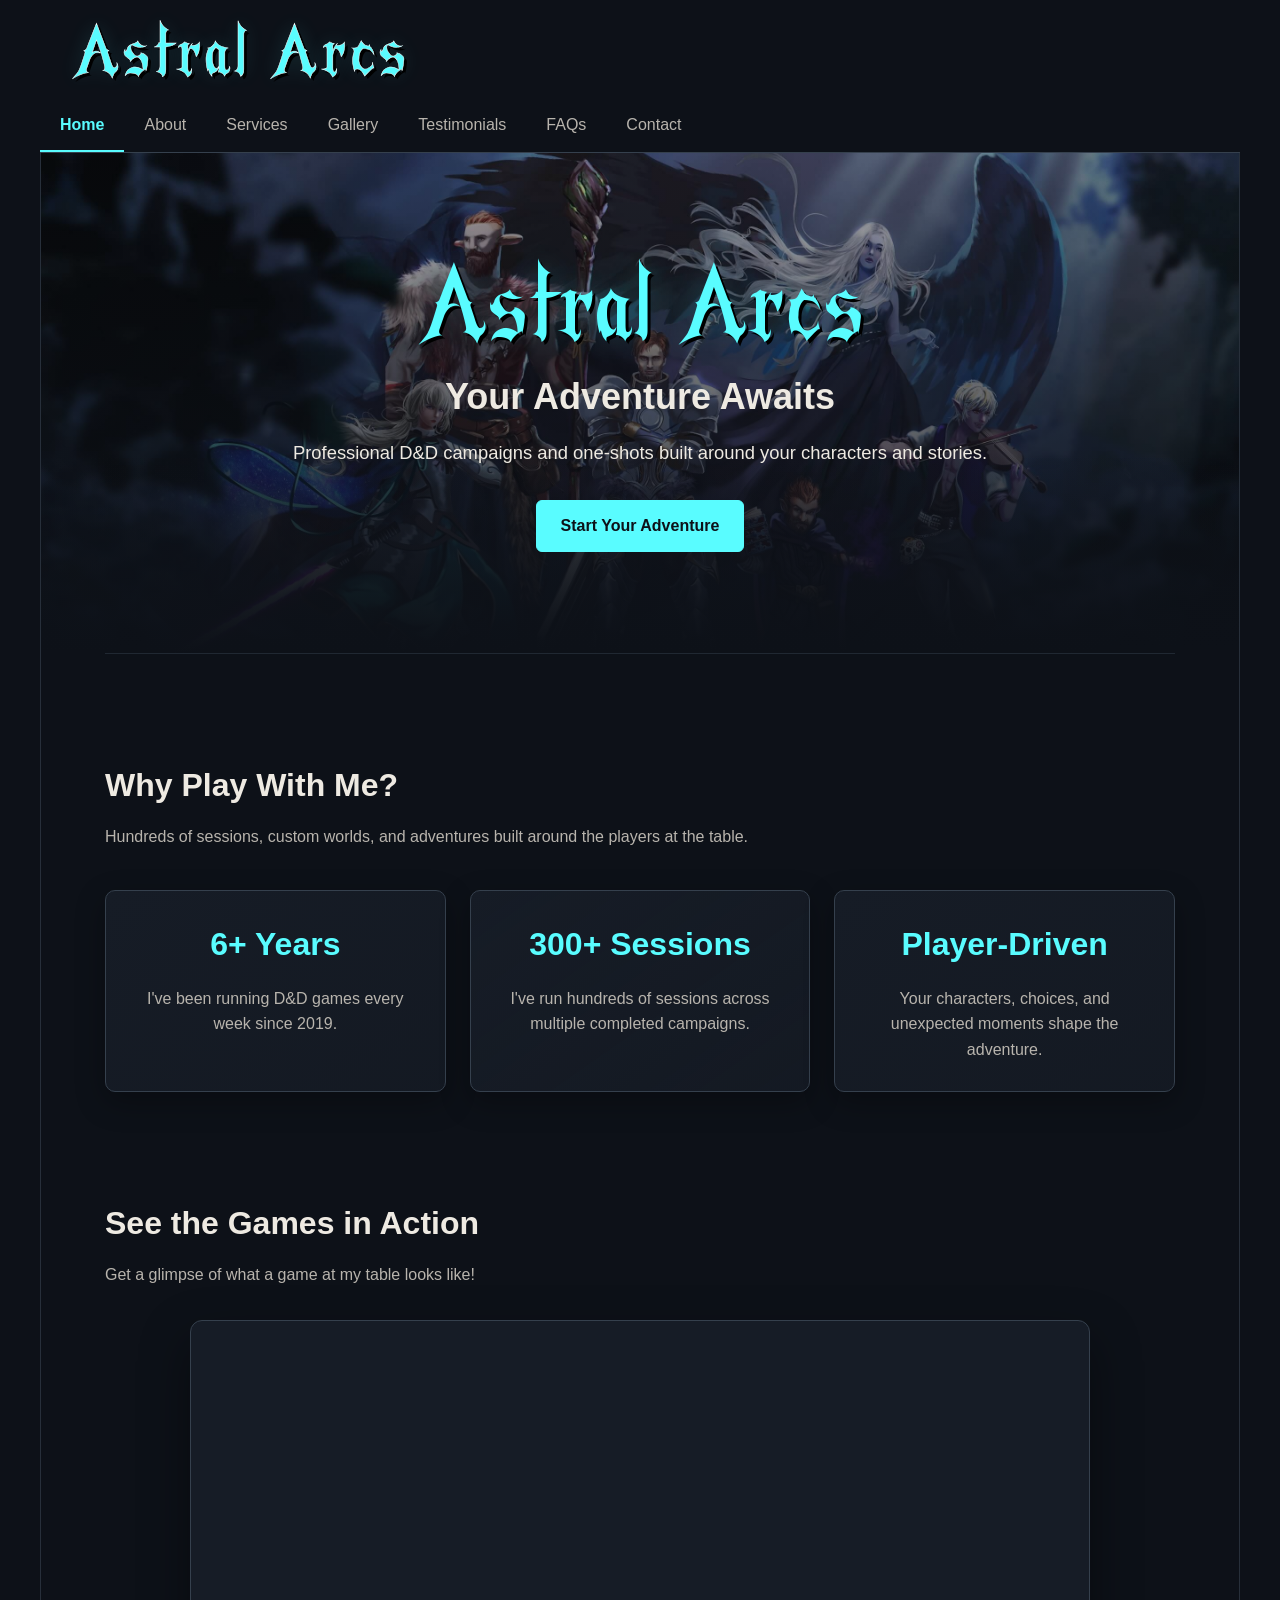
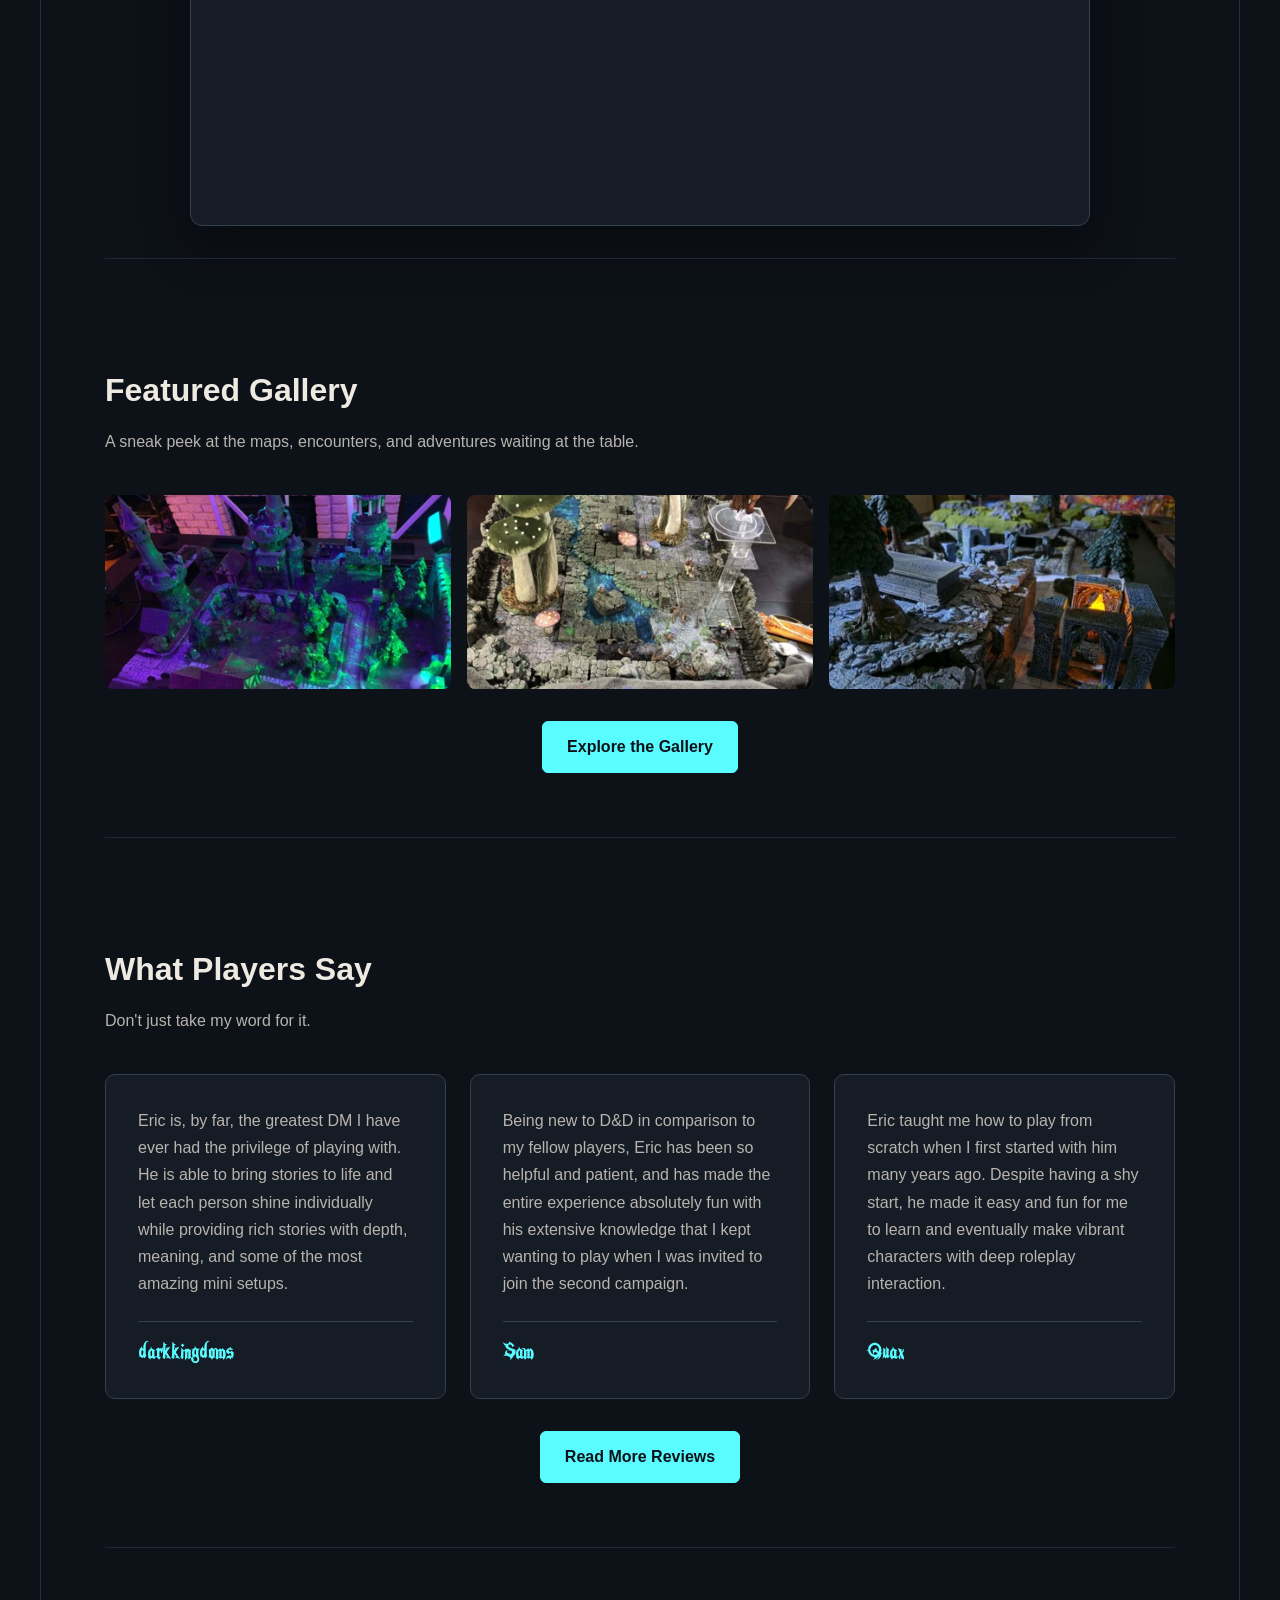
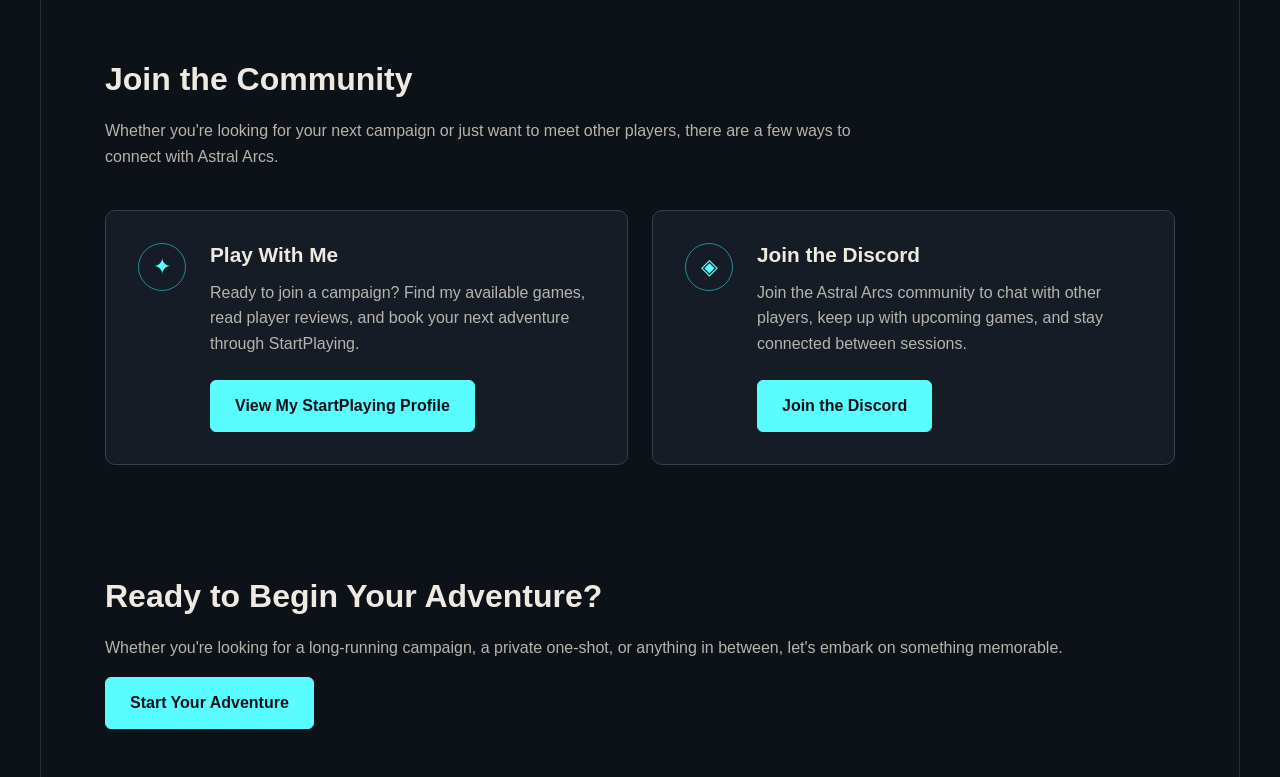
<file: index.html>
<!DOCTYPE html>
<html lang="en">
<head>
    <!-- The title of your website card -->
    <meta property="og:title" content="Astral Arcs" />
    
    <!-- A short description of what your site is about -->
    <meta property="og:description" content="Professional D&D Campaigns and One Shots - Built around your characters and stories." />
    
    <!-- The direct URL link of your website -->
    <meta property="og:url" content="https://astralarcs.com" />
    
    <!-- The direct image URL link (PNG/JPG) for the large preview image -->
    <!-- <meta property="og:image" content="assets/images/FCGPortrait.jpg" /> -->
    
    <!-- Optional: Changes the vertical accent bar color on the side of the Discord embed -->
    <meta name="theme-color" content="#208c96" />

    <meta charset="UTF-8">
    <meta name="viewport" content="width=device-width, initial-scale=1.0">
    <title>Astral Arcs</title>
    <link rel="stylesheet" href="css/style.css">
</head>
<body>
    <!-- Tab Navigation -->
    <nav-tabs></nav-tabs>

    <!-- Tab Content -->
    <main class="content">
        <!-- <p>Professional D&D Campaigns and One Shots - Built around your characters and stories.</p> -->
        <!-- <p>I offer immersive homebrew and published adventures featuring tacitcal encounters, custom maps, and stories shaped by your choices.</p> -->

        <section class="hero">
            <div class="hero-content">
                <h1>Astral Arcs</h1>
                <h2>Your Adventure Awaits</h2>
                <p>
                    Professional D&D campaigns and one-shots
                    built around your characters and stories.
                </p>

                <div class="hero-actions">
                    <a href="contact.html" class="button">
                        Start Your Adventure
                    </a>
                </div>
            </div>
        </section>

        <section class="section">
            <div class="section-header">
                <h2>Why Play With Me?</h2>
                <p>
                    Hundreds of sessions, custom worlds, and adventures
                    built around the players at the table.
                </p>
            </div>

            <div class="card-grid">
                <div class="card feature-card">
                    <span class="feature-number">6+ Years</span>
                    <!-- <h3>Years</h3> -->
                    <p>
                        I've been running D&D games every week since 2019.
                    </p>
                </div>

                <div class="card feature-card">
                    <span class="feature-number">300+ Sessions</span>
                    <!-- <h3>Sessions</h3> -->
                    <p>
                        I've run hundreds of sessions across multiple completed campaigns.
                    </p>
                </div>

                <div class="card feature-card">
                    <span class="feature-number">Player-Driven</span>
                    <!-- <h3>Custom Adventures</h3> -->
                    <p>
                        Your characters, choices, and unexpected moments shape the adventure.
                    </p>
                </div>
            </div>
        </section>
        
        <section class="highlight-video">
            <h2>See the Games in Action</h2>
            <p>Get a glimpse of what a game at my table looks like!</p>

            <div class="video-container">
                <iframe
                    src="https://www.youtube.com/embed/dvshzxl8uoI"
                    title="D&D Game Highlights"
                    allow="accelerometer; autoplay; clipboard-write; encrypted-media; gyroscope; picture-in-picture"
                    allowfullscreen>
                </iframe>
            </div>
        </section>

        <section class="section gallery-preview">
            <div class="section-header">
                <h2>Featured Gallery</h2>
                <p>
                    A sneak peek at the maps, encounters, and adventures waiting at the table.
                </p>
            </div>

            <div id="featuredGallery" class="featuredGallery"></div>

            <div class="section-action">
                <a href="gallery.html" class="button">
                    Explore the Gallery
                </a>
            </div>
        </section>


        <div id="lightbox" class="lightbox hidden">
            <span id="closeLightbox">&times;</span>
            <img id="lightboxImage">
        </div>

        <section class="section testimonials">
            <div class="section-header">
                <h2>What Players Say</h2>
                <p>
                    Don't just take my word for it.
                </p>
            </div>

            <div class="testimonials-grid home-testimonials">

                <article class="testimonial">
                    <div class="testimonial-quote">
                        <p>
                            Eric is, by far, the greatest DM I have ever had the privilege of playing with.
                            He is able to bring stories to life and let each person shine individually while
                            providing rich stories with depth, meaning, and some of the most amazing mini setups.
                        </p>
                    </div>
                    <div class="testimonial-author">
                        <strong>darkkingdoms</strong>
                    </div>
                </article>

                <article class="testimonial">
                    <div class="testimonial-quote">
                        <p>
                            Being new to D&D in comparison to my fellow players, Eric has been so helpful and
                            patient, and has made the entire experience absolutely fun with his extensive knowledge
                            that I kept wanting to play when I was invited to join the second campaign.
                        </p>
                    </div>
                    <div class="testimonial-author">
                        <strong>Sam</strong>
                    </div>
                </article>

                <article class="testimonial">
                    <div class="testimonial-quote">
                        <p>
                            Eric taught me how to play from scratch when I first started with him many years ago.
                            Despite having a shy start, he made it easy and fun for me to learn and eventually make
                            vibrant characters with deep roleplay interaction.
                        </p>
                    </div>
                    <div class="testimonial-author">
                        <strong>Quax</strong>
                    </div>
                </article>

            </div>

            <div class="section-action">
                <a href="testimonials.html" class="button">Read More Reviews</a>
            </div>
        </section>

        <section class="section community-section">
            <div class="section-header">
                <h2>Join the Community</h2>
                <p>
                    Whether you're looking for your next campaign or just want to meet other
                    players, there are a few ways to connect with Astral Arcs.
                </p>
            </div>

            <div class="community-grid">

                <div class="community-card">
                    <div class="community-icon">
                        ✦
                    </div>

                    <div class="community-content">
                        <h3>Play With Me</h3>
                        <p>
                            Ready to join a campaign? Find my available games, read player
                            reviews, and book your next adventure through StartPlaying.
                        </p>

                        <a
                            href="https://startplaying.games/gm/astralarcs"
                            class="button"
                            target="_blank"
                            rel="noopener noreferrer"
                        >
                            View My StartPlaying Profile
                        </a>
                    </div>
                </div>

                <div class="community-card">
                    <div class="community-icon">
                        ◈
                    </div>

                    <div class="community-content">
                        <h3>Join the Discord</h3>
                        <p>
                            Join the Astral Arcs community to chat with other players,
                            keep up with upcoming games, and stay connected between sessions.
                        </p>

                        <a
                            href="https://discord.gg/KYT6k7vnJv"
                            class="button"
                            target="_blank"
                            rel="noopener noreferrer"
                        >
                            Join the Discord
                        </a>
                    </div>
                </div>

            </div>
        </section>

        <section class="cta-section">
            <h2>Ready to Begin Your Adventure?</h2>

            <p>
                Whether you're looking for a long-running campaign,
                a private one-shot, or anything in between,
                let's embark on something memorable.
            </p>

            <a href="contact.html" class="button">Start Your Adventure</a>
        </section>

    </main>
    <script src="js/tabs.js"></script>
    <script src="js/gallery.js"></script>
    <script src="js/featuredGallery.js"></script>
    <script src="js/homeButtons.js"></script>
</body>
</html>
</file>
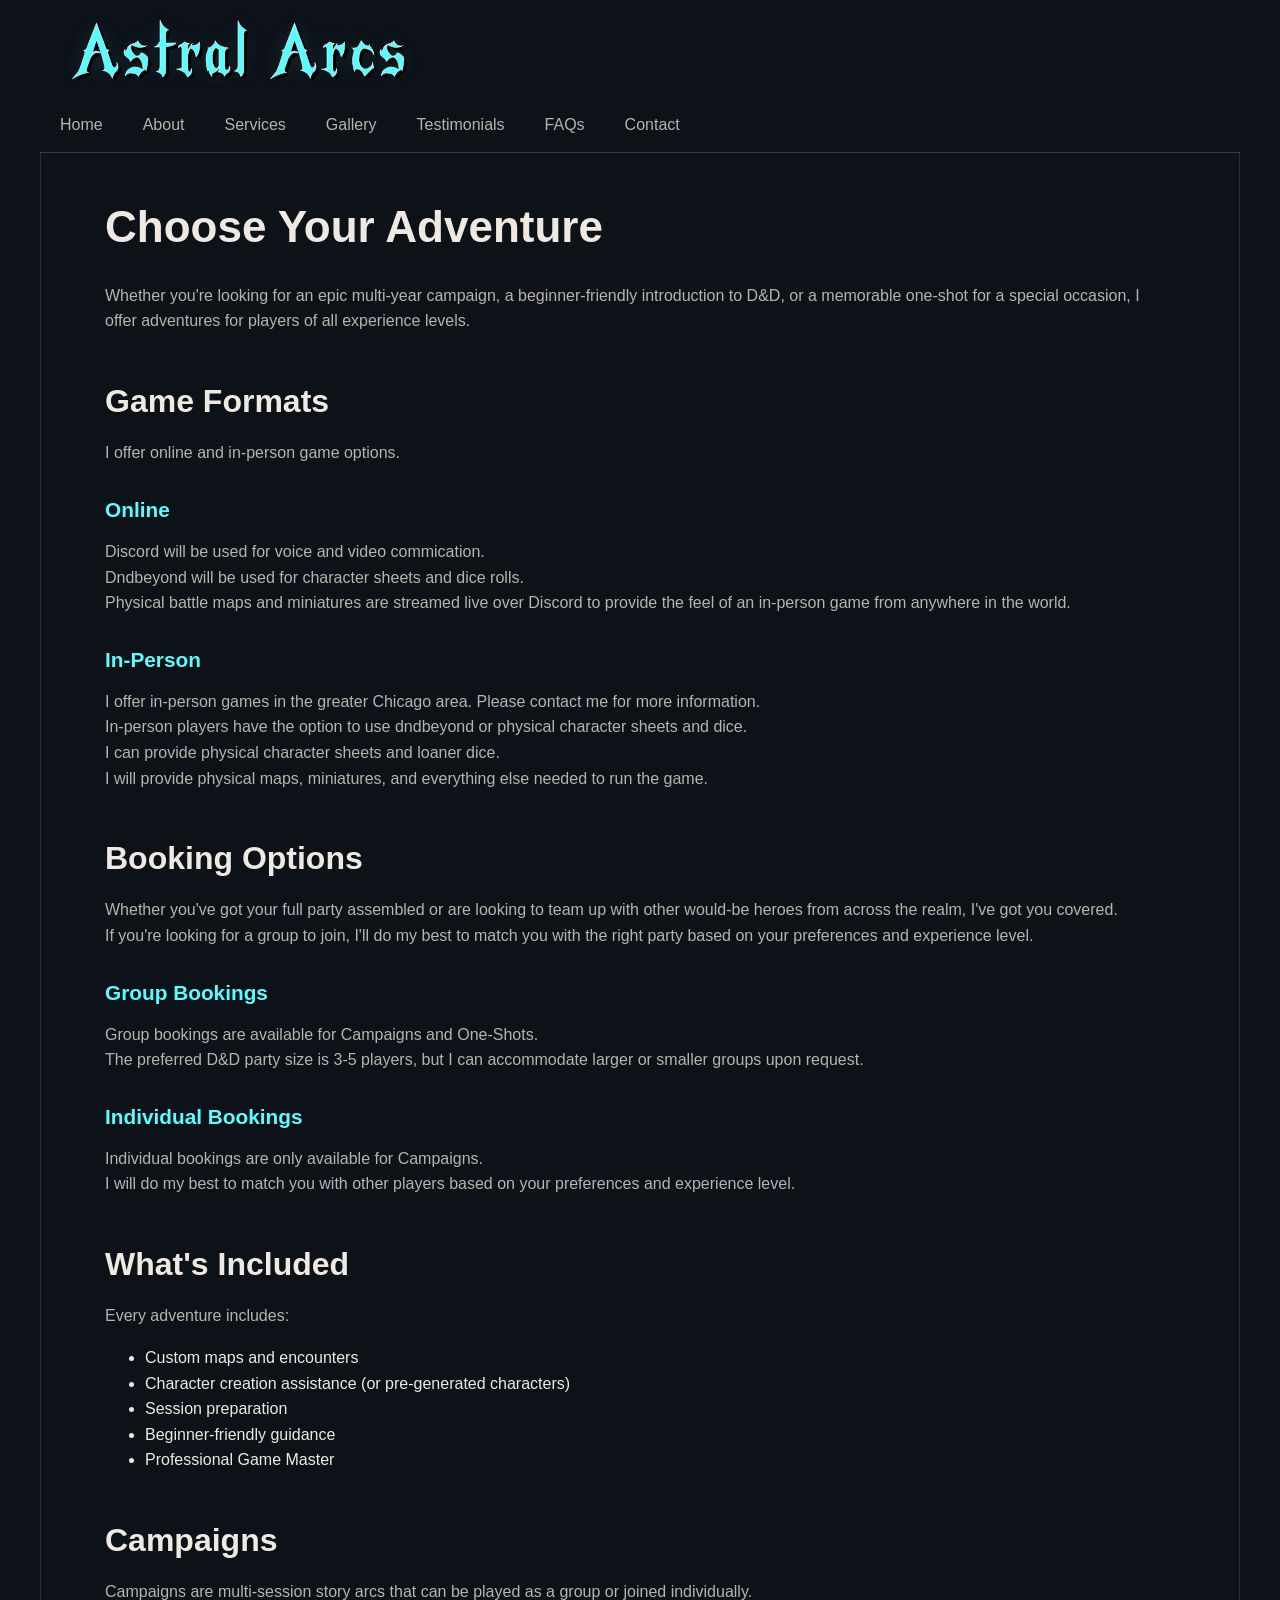
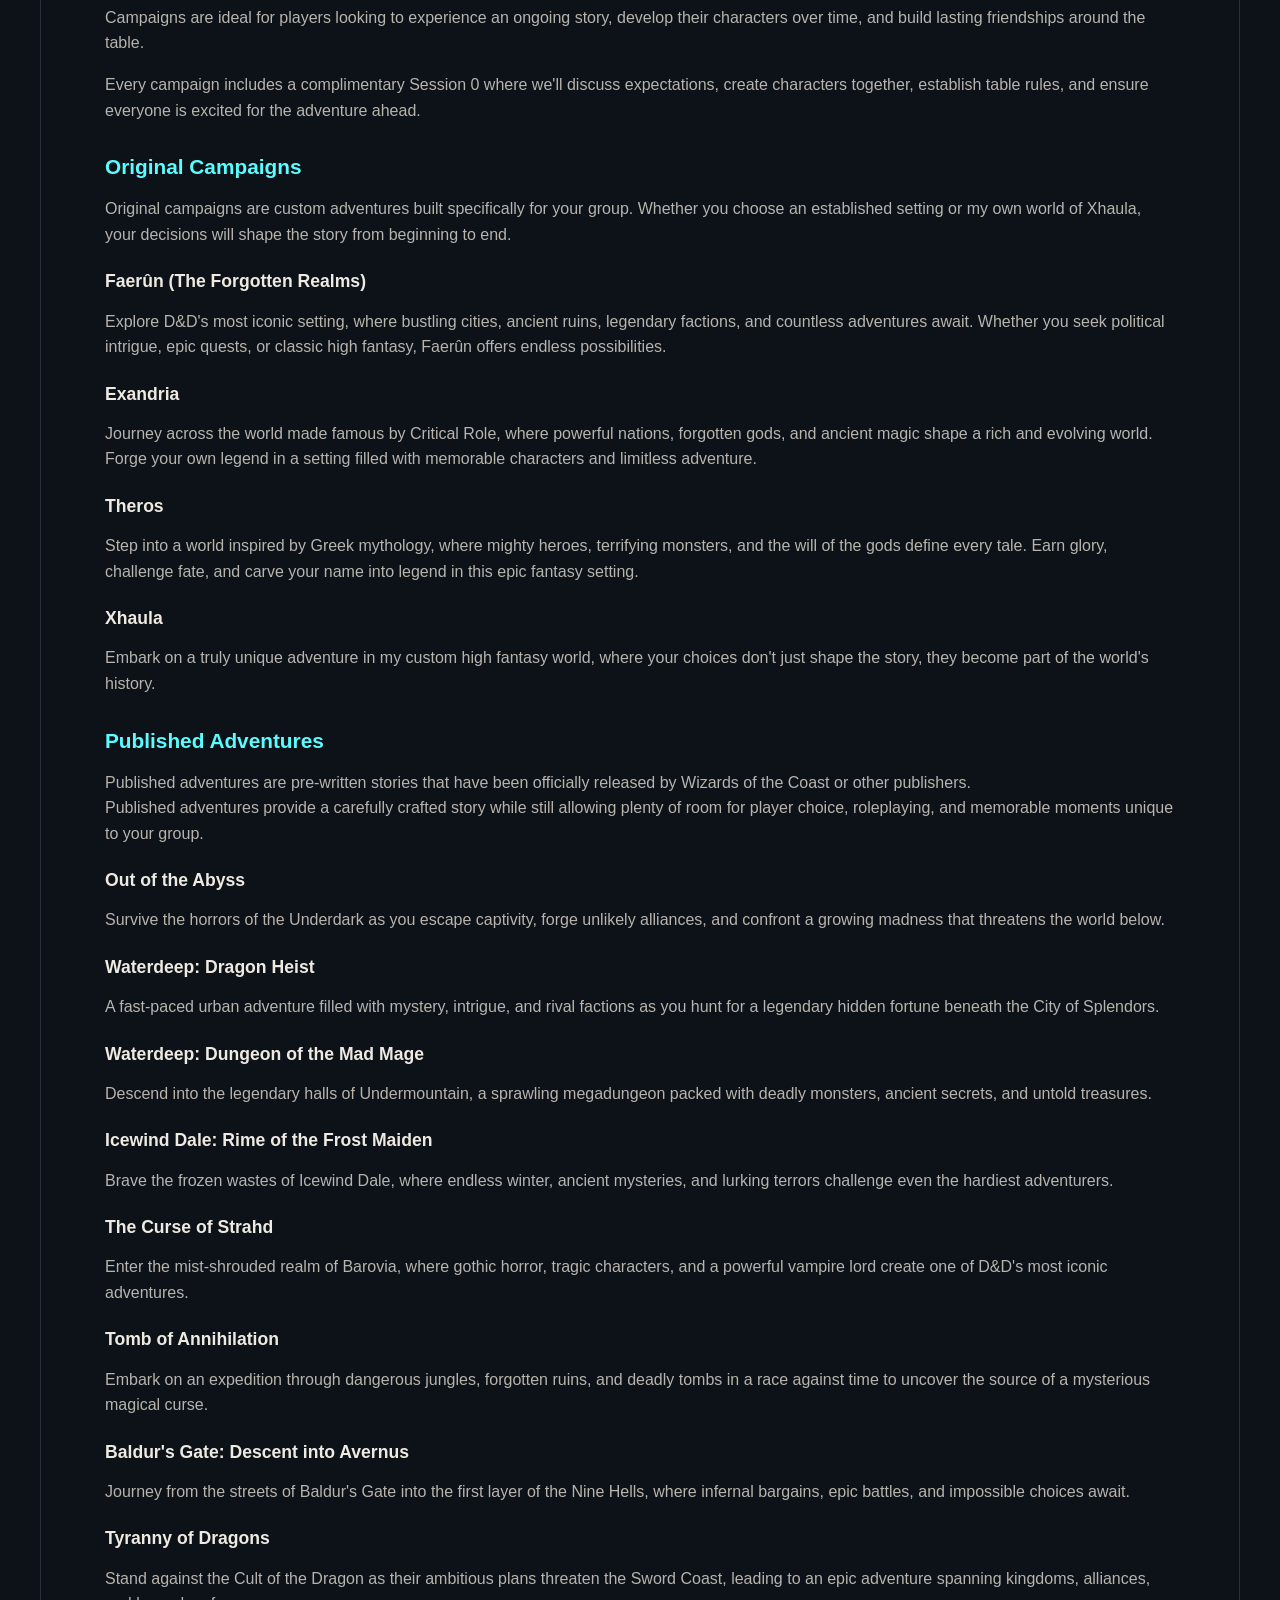
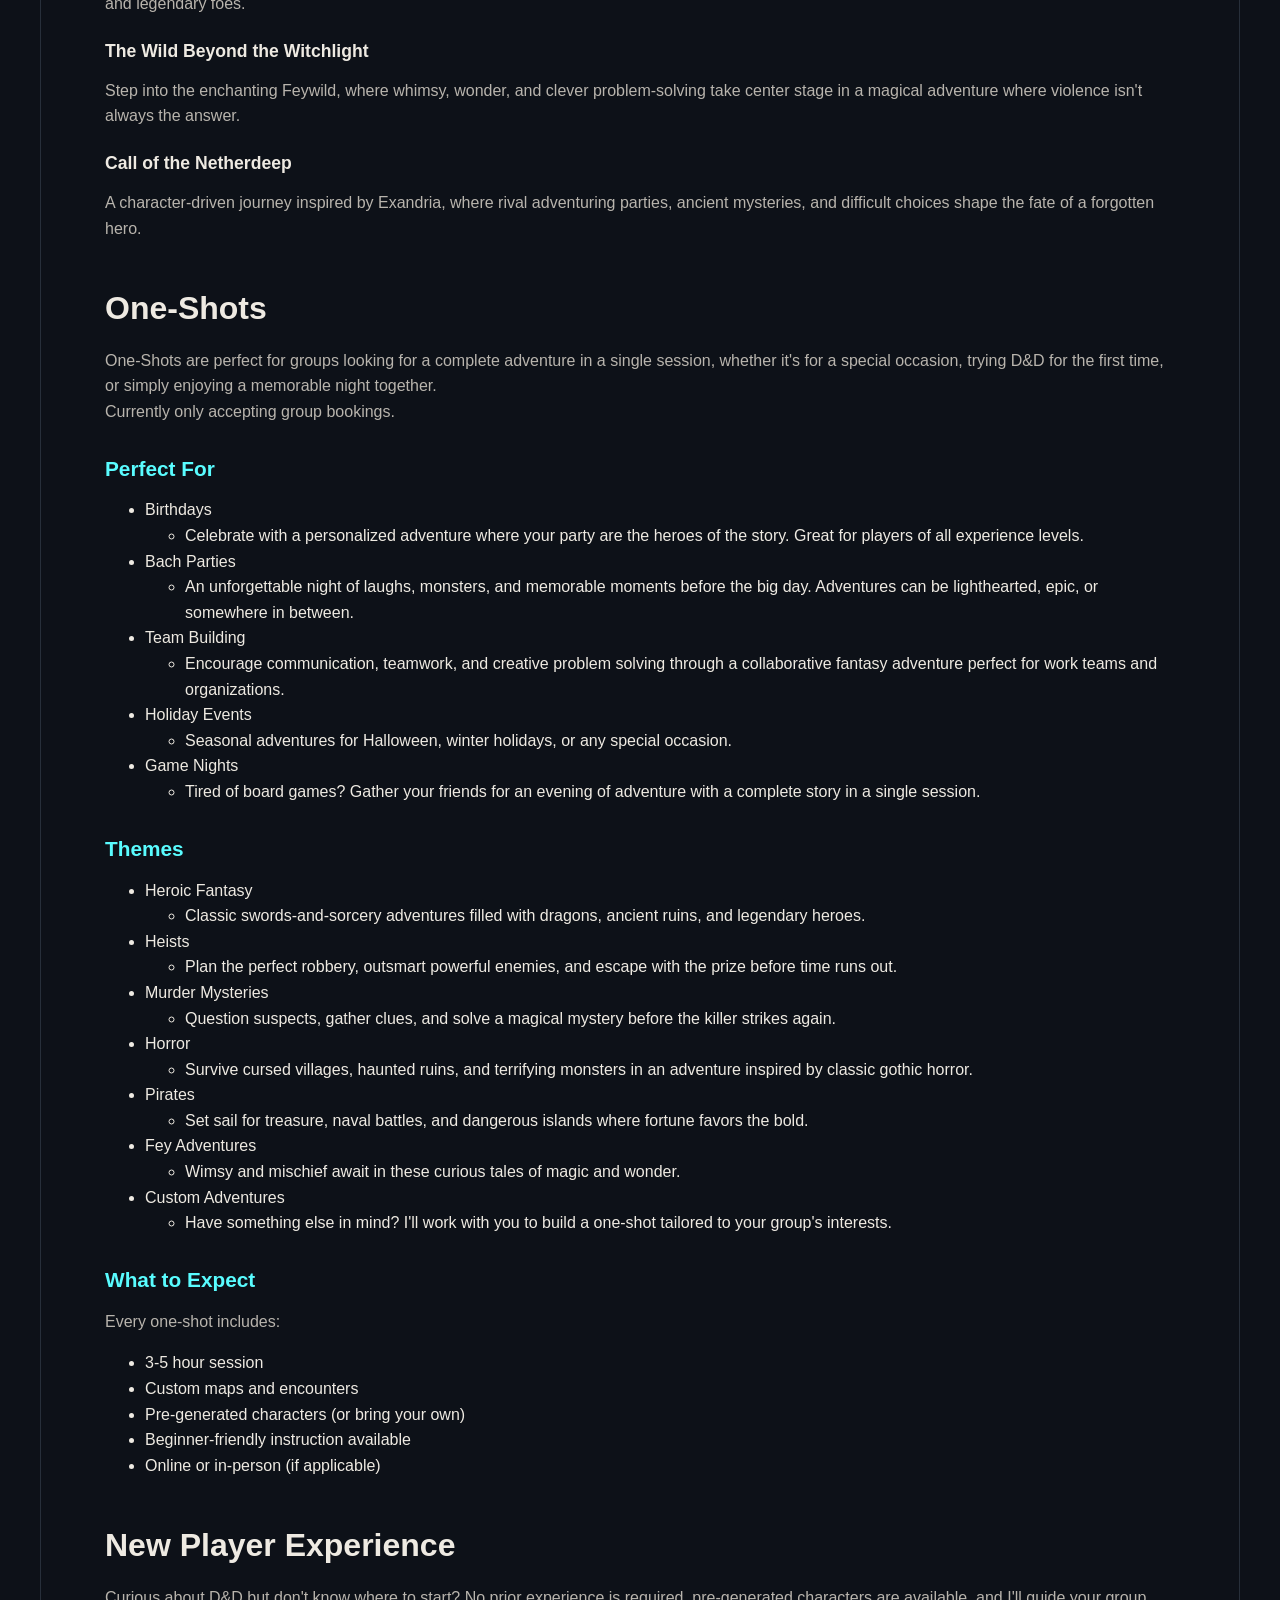
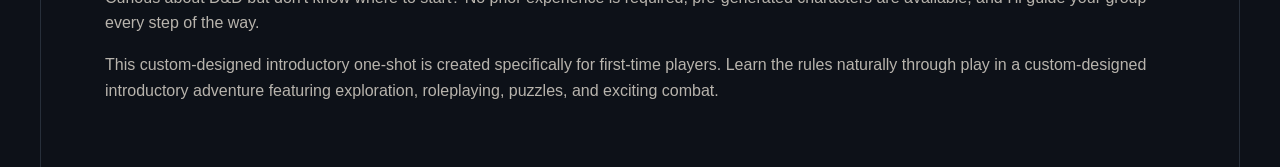
<file: adventures.html>
<!DOCTYPE html>
<html lang="en">
<head>
    <meta charset="UTF-8">
    <meta name="viewport" content="width=device-width, initial-scale=1.0">
    <title>My Static Website</title>
    <link rel="stylesheet" href="css/style.css">
    <script src="js/tabs.js"></script>
</head>
<body>
    <!-- Tab Navigation -->
    <nav-tabs></nav-tabs>

    <!-- Tab Content -->
    <main class="content">
        <h1>Choose Your Adventure</h1>
        <p>Whether you're looking for an epic multi-year campaign, a beginner-friendly introduction to D&D,
           or a memorable one-shot for a special occasion, I offer adventures for players of all experience levels.</p>

        <h2>Game Formats</h2>
        <p>I offer online and in-person game options.</p>
        <h3>Online</h3>
        <p>Discord will be used for voice and video commication.<br>
           Dndbeyond will be used for character sheets and dice rolls.<br>
           Physical battle maps and miniatures are streamed live over Discord to provide the feel of an in-person game from anywhere in the world.</p>

        <h3>In-Person</h3>
        <p>I offer in-person games in the greater Chicago area. Please contact me for more information.<br>
           In-person players have the option to use dndbeyond or physical character sheets and dice.<br>
           I can provide physical character sheets and loaner dice.<br>
           I will provide physical maps, miniatures, and everything else needed to run the game.</p>

        <h2>Booking Options</h2>
        <p>Whether you've got your full party assembled or are looking to team up with other would-be heroes from across the realm, I've got you covered.<br>
           If you're looking for a group to join, I'll do my best to match you with the right party based on your preferences and experience level.</p>
        <h3>Group Bookings</h3>
        <p>Group bookings are available for Campaigns and One-Shots.<br>
           The preferred D&D party size is 3-5 players, but I can accommodate larger or smaller groups upon request.</p>

        <h3>Individual Bookings</h3>
        <p>Individual bookings are only available for Campaigns.<br>
           I will do my best to match you with other players based on your preferences and experience level.</p>

        <h2>What's Included</h2>
        <p>Every adventure includes:</p>
        <ul>
            <li>Custom maps and encounters</li>
            <li>Character creation assistance (or pre-generated characters)</li>
            <li>Session preparation</li>
            <li>Beginner-friendly guidance</li>
            <li>Professional Game Master</li>
        </ul>

        <h2>Campaigns</h2>
        <p>Campaigns are multi-session story arcs that can be played as a group or joined individually.<br>
           Campaigns are ideal for players looking to experience an ongoing story, develop their characters over time, and build lasting friendships around the table.</p>
        <p>Every campaign includes a complimentary Session 0 where we'll discuss expectations,
           create characters together, establish table rules, and ensure everyone is excited for the adventure ahead.</p>

        <h3>Original Campaigns</h3>
        <p>Original campaigns are custom adventures built specifically for your group. 
           Whether you choose an established setting or my own world of Xhaula, your decisions will shape the story from beginning to end.</p>

        <h4>Faerûn (The Forgotten Realms)</h4>
        <p>Explore D&D's most iconic setting, where bustling cities, ancient ruins, legendary factions, and countless adventures await. 
           Whether you seek political intrigue, epic quests, or classic high fantasy, Faerûn offers endless possibilities.</p>

        <h4>Exandria</h4>
        <p>Journey across the world made famous by Critical Role, where powerful nations, forgotten gods, and ancient magic shape a rich and evolving world. 
           Forge your own legend in a setting filled with memorable characters and limitless adventure.</p>

        <h4>Theros</h4>
        <p>Step into a world inspired by Greek mythology, where mighty heroes, terrifying monsters, and the will of the gods define every tale. 
           Earn glory, challenge fate, and carve your name into legend in this epic fantasy setting.</p>

        <h4>Xhaula</h4>
        <p>Embark on a truly unique adventure in my custom high fantasy world, where your choices don't just shape the story, they become part of the world's history.</p>

        <h3>Published Adventures</h3>
        <p>Published adventures are pre-written stories that have been officially released by Wizards of the Coast or other publishers.<br>
           Published adventures provide a carefully crafted story while still allowing plenty of room for player choice, roleplaying, and memorable moments unique to your group.</p>
        
        <h4>Out of the Abyss</h4>
        <p>Survive the horrors of the Underdark as you escape captivity, forge unlikely alliances, and confront a growing madness that threatens the world below.</p>

        <h4>Waterdeep: Dragon Heist</h4>
        <p>A fast-paced urban adventure filled with mystery, intrigue, and rival factions as you hunt for a legendary hidden fortune beneath the City of Splendors.</p>

        <h4>Waterdeep: Dungeon of the Mad Mage</h4>
        <p>Descend into the legendary halls of Undermountain, a sprawling megadungeon packed with deadly monsters, ancient secrets, and untold treasures.</p>

        <h4>Icewind Dale: Rime of the Frost Maiden</h4>
        <p>Brave the frozen wastes of Icewind Dale, where endless winter, ancient mysteries, and lurking terrors challenge even the hardiest adventurers.</p>

        <h4>The Curse of Strahd</h4>
        <p>Enter the mist-shrouded realm of Barovia, where gothic horror, tragic characters, and a powerful vampire lord create one of D&D's most iconic adventures.</p>

        <h4>Tomb of Annihilation</h4>
        <p>Embark on an expedition through dangerous jungles, forgotten ruins, and deadly tombs in a race against time to uncover the source of a mysterious magical curse.</p>

        <h4>Baldur's Gate: Descent into Avernus</h4>
        <p>Journey from the streets of Baldur's Gate into the first layer of the Nine Hells, where infernal bargains, epic battles, and impossible choices await.</p>

        <h4>Tyranny of Dragons</h4>
        <p>Stand against the Cult of the Dragon as their ambitious plans threaten the Sword Coast, leading to an epic adventure spanning kingdoms, alliances, and legendary foes.</p>

        <h4>The Wild Beyond the Witchlight</h4>
        <p>Step into the enchanting Feywild, where whimsy, wonder, and clever problem-solving take center stage in a magical adventure where violence isn't always the answer.</p>

        <h4>Call of the Netherdeep</h4>
        <p>A character-driven journey inspired by Exandria, where rival adventuring parties, ancient mysteries, and difficult choices shape the fate of a forgotten hero.</p>

        <h2>One-Shots</h2>
        <p>One-Shots are perfect for groups looking for a complete adventure in a single session, whether it's for a special occasion, trying D&D for the first time, or simply enjoying a memorable night together.<br>
           Currently only accepting group bookings.</p>
        
        <h3>Perfect For</h3>
        <ul>
            <li>Birthdays</li>
            <ul>
                <li>Celebrate with a personalized adventure where your party are the heroes of the story. Great for players of all experience levels.</li>
            </ul>
            <li>Bach Parties</li>
            <ul>
                <li>An unforgettable night of laughs, monsters, and memorable moments before the big day. Adventures can be lighthearted, epic, or somewhere in between.</li>
            </ul>
            <li>Team Building</li>
            <ul>
                <li>Encourage communication, teamwork, and creative problem solving through a collaborative fantasy adventure perfect for work teams and organizations.</li>
            </ul>
            <li>Holiday Events</li>
            <ul>
                <li>Seasonal adventures for Halloween, winter holidays, or any special occasion.</li>
            </ul>
            <li>Game Nights</li>
            <ul>
                <li>Tired of board games? Gather your friends for an evening of adventure with a complete story in a single session.</li>
            </ul>
        </ul>

        <h3>Themes</h3>
        <ul>
            <li>Heroic Fantasy</li>
            <ul>
                <li>Classic swords-and-sorcery adventures filled with dragons, ancient ruins, and legendary heroes.</li>
            </ul>
            <li>Heists</li>
            <ul>
                <li>Plan the perfect robbery, outsmart powerful enemies, and escape with the prize before time runs out.</li>
            </ul>
            <li>Murder Mysteries</li>
            <ul>
                <li>Question suspects, gather clues, and solve a magical mystery before the killer strikes again.</li>
            </ul>
            <li>Horror</li>
            <ul>
                <li>Survive cursed villages, haunted ruins, and terrifying monsters in an adventure inspired by classic gothic horror.</li>
            </ul>
            <li>Pirates</li>
            <ul>
                <li>Set sail for treasure, naval battles, and dangerous islands where fortune favors the bold.</li>
            </ul>
            <li>Fey Adventures</li>
            <ul>
                <li>Wimsy and mischief await in these curious tales of magic and wonder.</li>
            </ul>
            <li>Custom Adventures</li>
            <ul>
                <li>Have something else in mind? I'll work with you to build a one-shot tailored to your group's interests.</li>
            </ul>
        </ul>

        <h3>What to Expect</h3>
        <p>Every one-shot includes:</p>
        <ul>
            <li>3-5 hour session</li>
            <li>Custom maps and encounters</li>
            <li>Pre-generated characters (or bring your own)</li>
            <li>Beginner-friendly instruction available</li>
            <li>Online or in-person (if applicable)</li>
        </ul>

        <h2>New Player Experience</h2>
        <p>Curious about D&D but don't know where to start? 
           No prior experience is required, pre-generated characters are available, and I'll guide your group every step of the way.</p>
        <p>This custom-designed introductory one-shot is created specifically for first-time players. 
           Learn the rules naturally through play in a custom-designed introductory adventure featuring exploration, roleplaying, puzzles, and exciting combat.</p>

    </main>

</body>
</html>
</file>
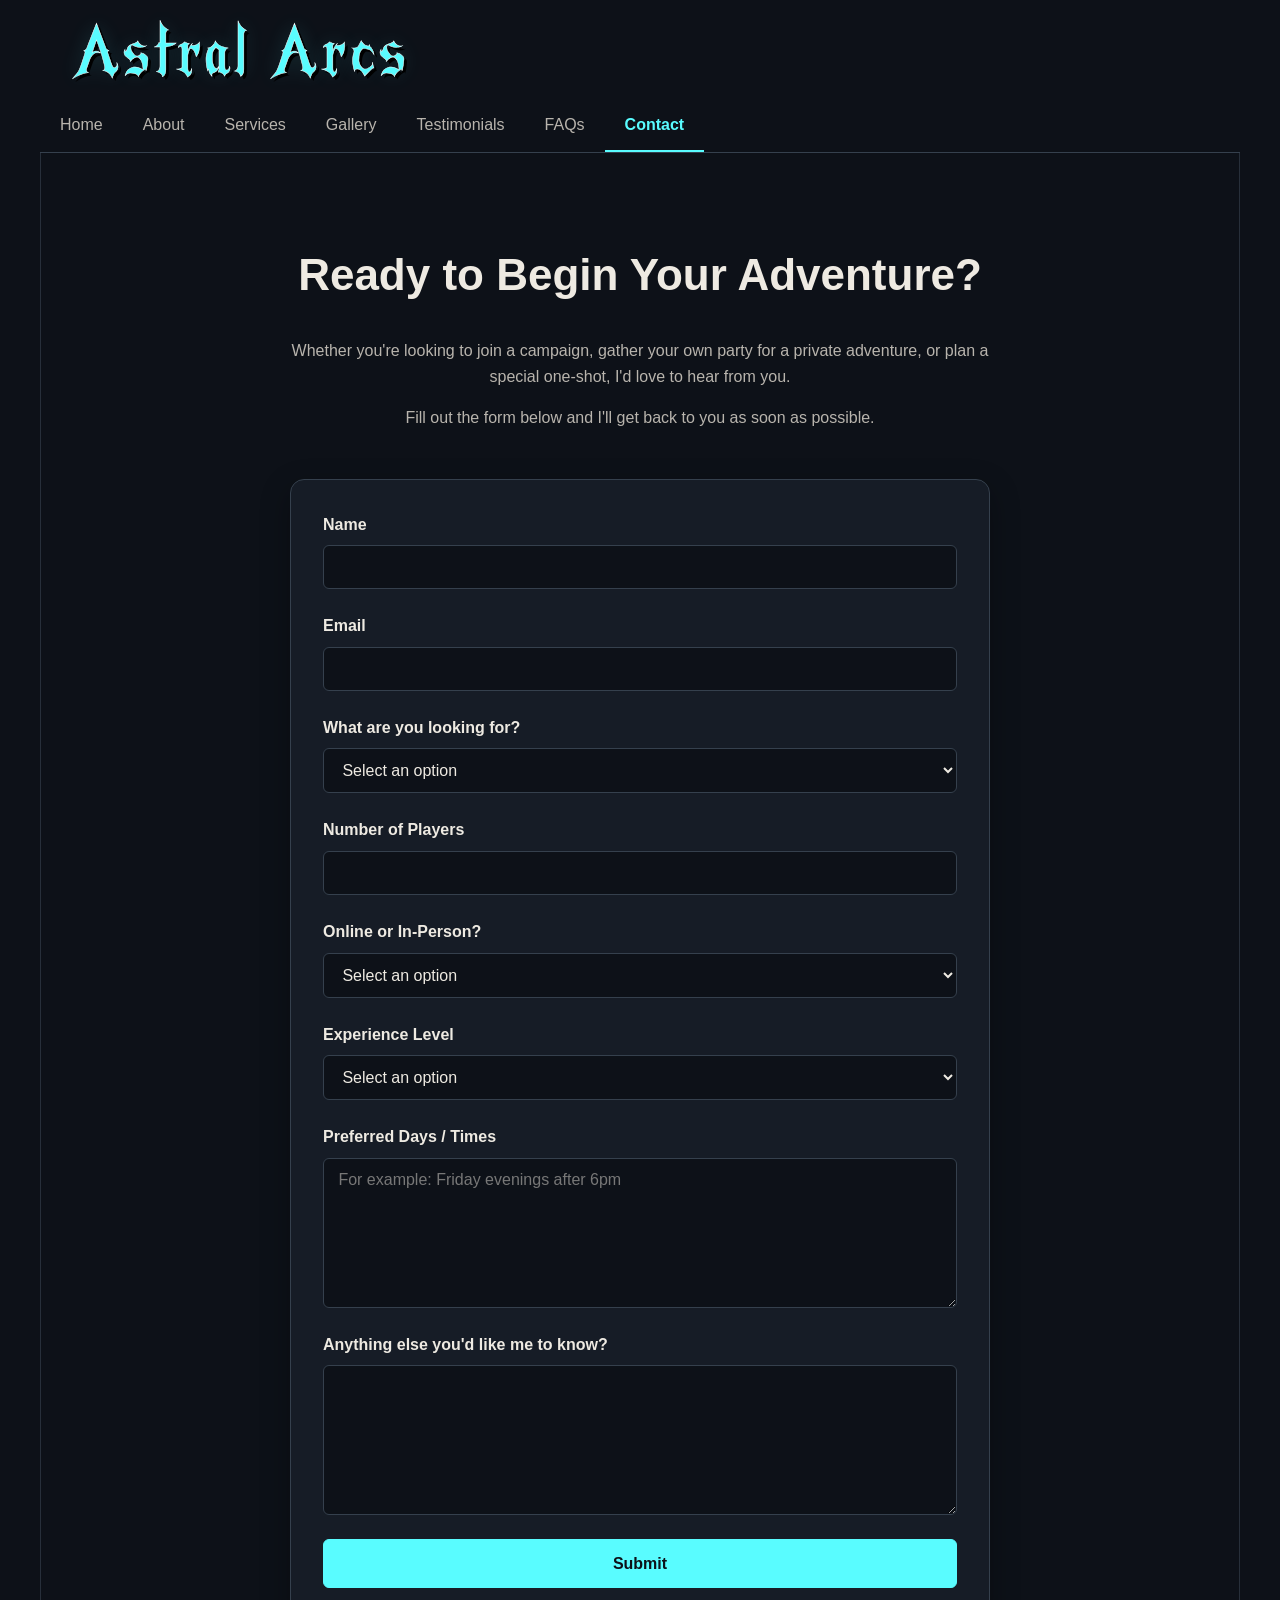
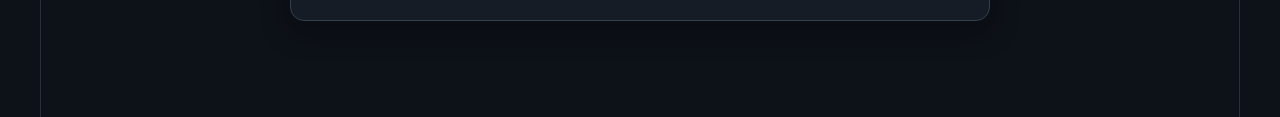
<file: contact.html>
<!DOCTYPE html>
<html lang="en">
<head>
    <meta charset="UTF-8">
    <meta name="viewport" content="width=device-width, initial-scale=1.0">
    <title>Astral Arcs - Contact</title>
    <link rel="stylesheet" href="css/style.css">
    <script src="js/tabs.js"></script>
</head>
<body>
    <!-- Tab Navigation -->
    <nav-tabs></nav-tabs>

    <form action="https://formspree.io/f/xaewkqya" method="POST">

    <!-- Tab Content -->
    <main class="content">
        <div class="contact-page">

            <section class="contact-intro">

                <h1>Ready to Begin Your Adventure?</h1>

                <p>
                    Whether you're looking to join a campaign,
                    gather your own party for a private adventure, or
                    plan a special one-shot, I'd love to hear from you.
                </p>

                <p>
                    Fill out the form below and I'll get back to you
                    as soon as possible.
                </p>
            </section>


            <section class="contact-form-section">

                <form id="contactForm">

                    <div class="form-group">
                        <label for="name">Name</label>

                        <input
                            type="text"
                            id="name"
                            name="name"
                            required>
                    </div>


                    <div class="form-group">
                        <label for="email">Email</label>

                        <input
                            type="email"
                            id="email"
                            name="email"
                            required>
                    </div>


                    <div class="form-group">

                        <label for="lookingFor">
                            What are you looking for?
                        </label>

                        <select id="lookingFor" name="lookingFor" required>

                            <option value="">
                                Select an option
                            </option>

                            <option value="existing">
                                Join a campaign as an individual player
                            </option>

                            <option value="private">
                                Private campaign for my group
                            </option>

                            <option value="oneshot">
                                One-shot
                            </option>

                            <option value="other">
                                Something else
                            </option>

                        </select>
                    </div>


                    <div class="form-group">

                        <label for="players">
                            Number of Players
                        </label>

                        <input
                            type="number"
                            id="players"
                            name="players"
                            min="1"
                            max="10"
                            required>
                    </div>


                    <div class="form-group">

                        <label for="format">
                            Online or In-Person?
                        </label>

                        <select id="format" name="format" required>

                            <option value="">
                                Select an option
                            </option>

                            <option value="online">
                                Online
                            </option>

                            <option value="in-person">
                                In-person
                            </option>

                            <option value="either">
                                Either
                            </option>

                        </select>

                    </div>


                    <div class="form-group">

                        <label for="experience">
                            Experience Level
                        </label>

                        <select id="experience" name="experience">

                            <option value="">
                                Select an option
                            </option>

                            <option value="new">
                                Brand new
                            </option>

                            <option value="some">
                                Some experience
                            </option>

                            <option value="experienced">
                                Experienced
                            </option>

                            <option value="mixed">
                                Mixed group
                            </option>

                        </select>

                    </div>


                    <div class="form-group">

                        <label for="availability">
                            Preferred Days / Times
                        </label>

                        <textarea
                            id="availability"
                            name="availability"
                            rows="3"
                            placeholder="For example: Friday evenings after 6pm"></textarea>

                    </div>


                    <div class="form-group">

                        <label for="additional">
                            Anything else you'd like me to know?
                        </label>

                        <textarea
                            id="additional"
                            name="additional"
                            rows="4"></textarea>

                    </div>


                    <button type="submit">
                        Submit
                    </button>

                </form>

            </section>
        </div>
    </main>

</body>
</html>
</file>
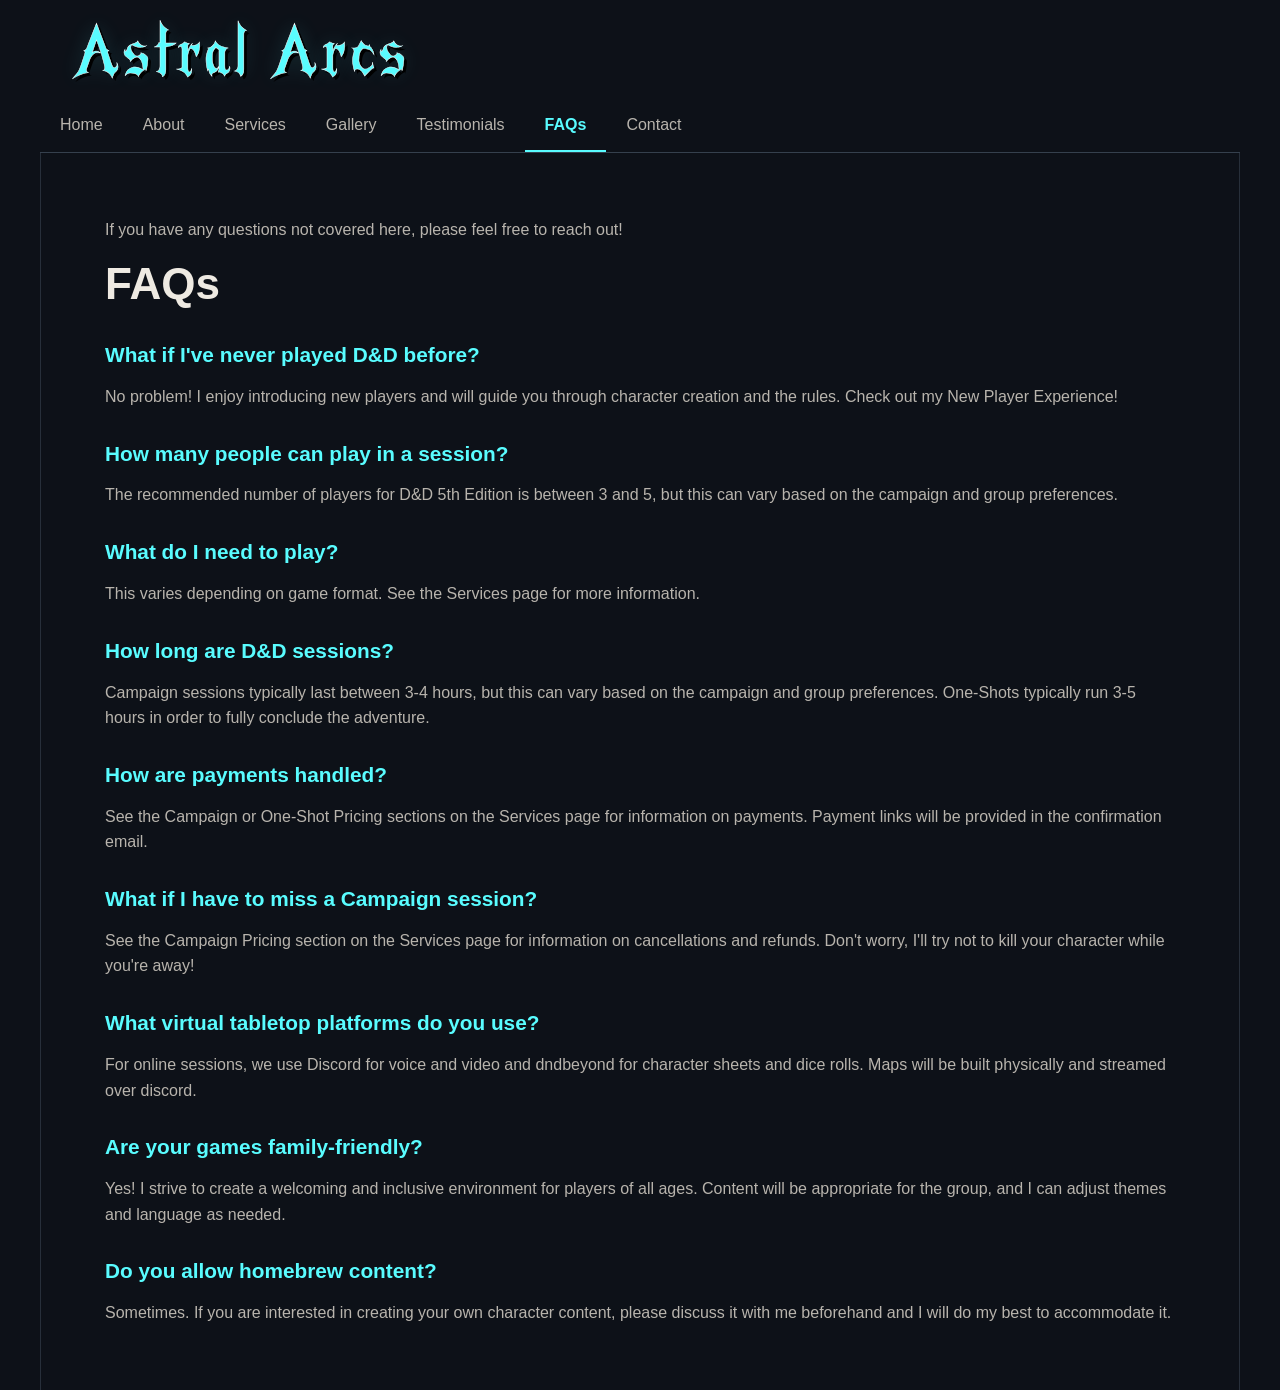
<file: faqs.html>
<!DOCTYPE html>
<html lang="en">
<head>
    <meta charset="UTF-8">
    <meta name="viewport" content="width=device-width, initial-scale=1.0">
    <title>Astral Arcs - FAQs</title>
    <link rel="stylesheet" href="css/style.css">
    <script src="js/tabs.js"></script>
</head>
<body>
    <!-- Tab Navigation -->
    <nav-tabs></nav-tabs>

    <!-- Tab Content -->
    <main class="content">
        <p>If you have any questions not covered here, please feel free to reach out!</p>
        
        <h1>FAQs</h1>

        <h3>What if I've never played D&D before?</h3>
        <p>No problem! I enjoy introducing new players and will guide you through character creation and the rules. Check out my New Player Experience!</p>

        <h3>How many people can play in a session?</h3>
        <p>The recommended number of players for D&D 5th Edition is between 3 and 5, but this can vary based on the campaign and group preferences.</p>

        <h3>What do I need to play?</h3>
        <p>This varies depending on game format. See the Services page for more information.</p>

        <h3>How long are D&D sessions?</h3>
        <p>Campaign sessions typically last between 3-4 hours, but this can vary based on the campaign and group preferences. One-Shots typically run 3-5 hours in order to fully conclude the adventure.</p>

        <h3>How are payments handled?</h3>
        <p>See the Campaign or One-Shot Pricing sections on the Services page for information on payments. Payment links will be provided in the confirmation email.</p>

        <h3>What if I have to miss a Campaign session?</h3>
        <p>See the Campaign Pricing section on the Services page for information on cancellations and refunds. Don't worry, I'll try not to kill your character while you're away!</p>

        <h3>What virtual tabletop platforms do you use?</h3>
        <p>For online sessions, we use Discord for voice and video and dndbeyond for character sheets and dice rolls. Maps will be built physically and streamed over discord.</p>

        <h3>Are your games family-friendly?</h3>
        <p>Yes! I strive to create a welcoming and inclusive environment for players of all ages. Content will be appropriate for the group, and I can adjust themes and language as needed.</p>

        <h3>Do you allow homebrew content?</h3>
        <p>Sometimes. If you are interested in creating your own character content, please discuss it with me beforehand and I will do my best to accommodate it.</p>
    </main>

</body>
</html>
</file>
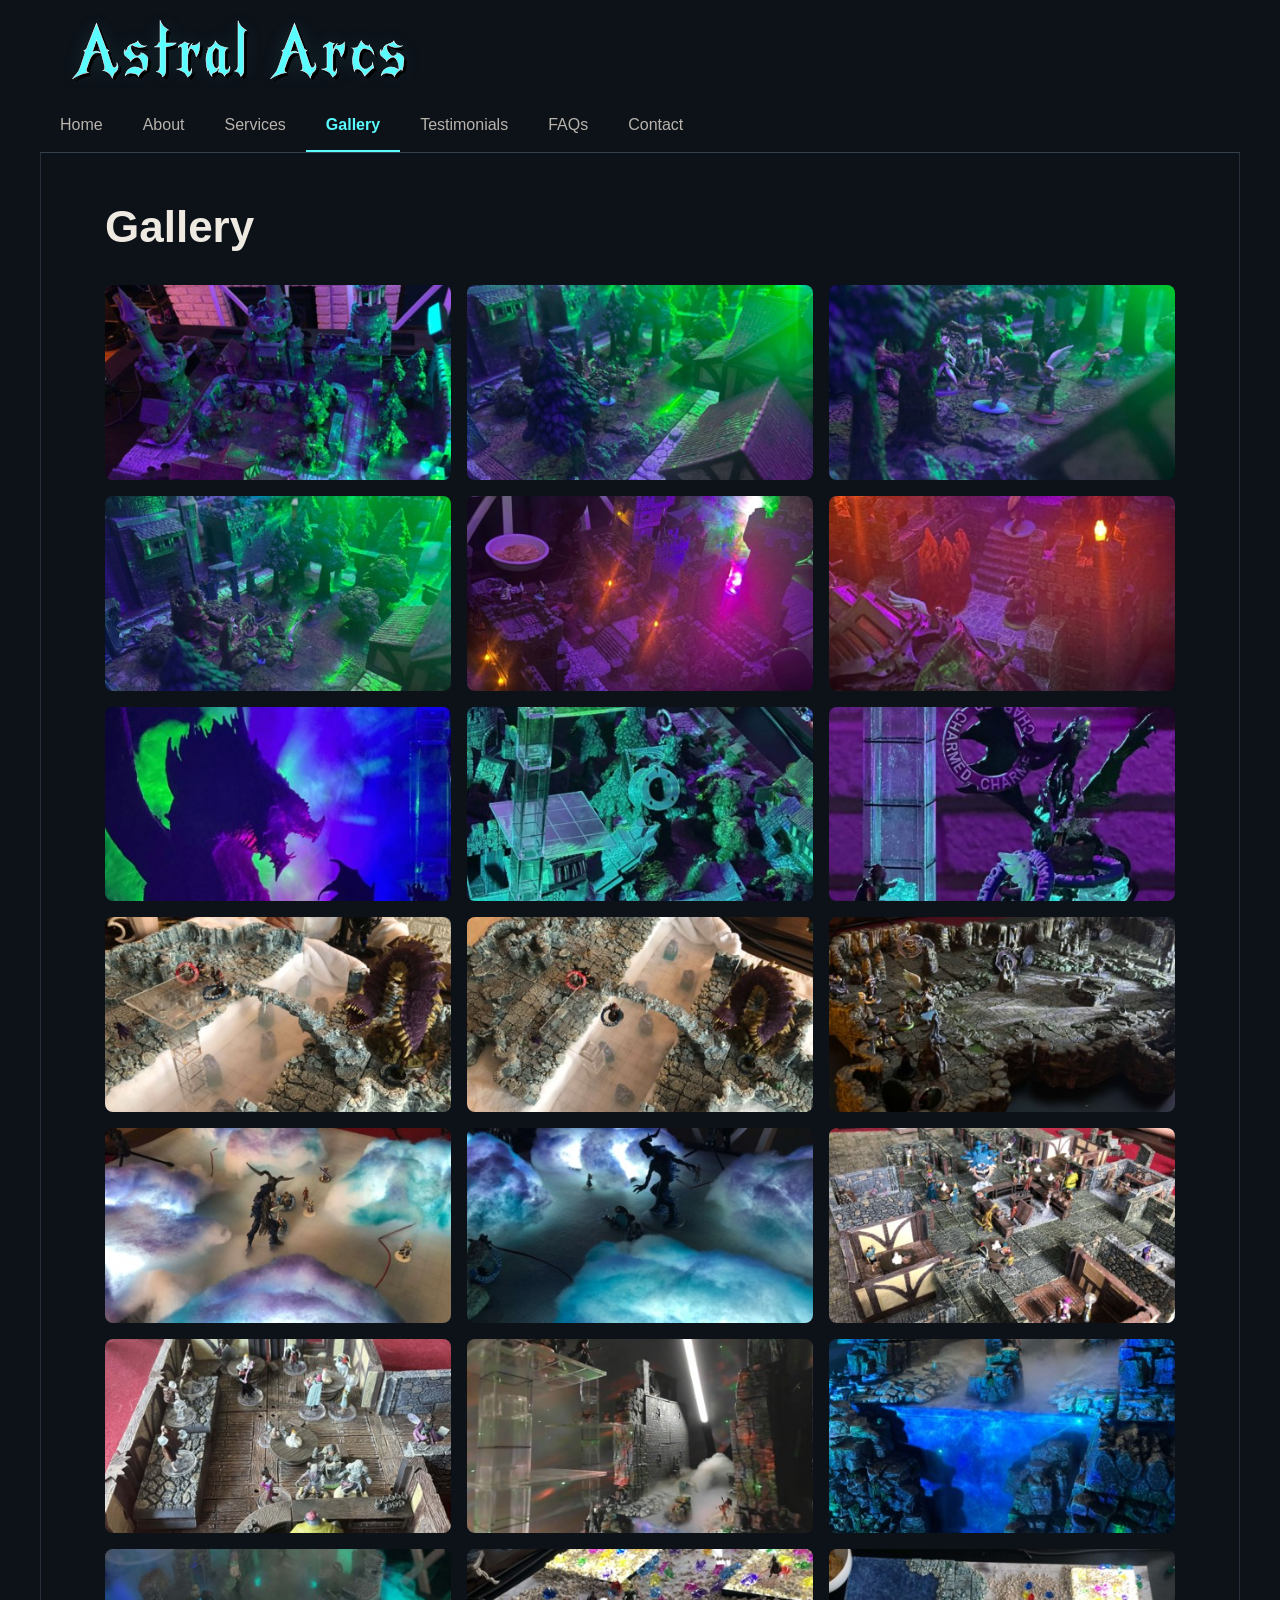
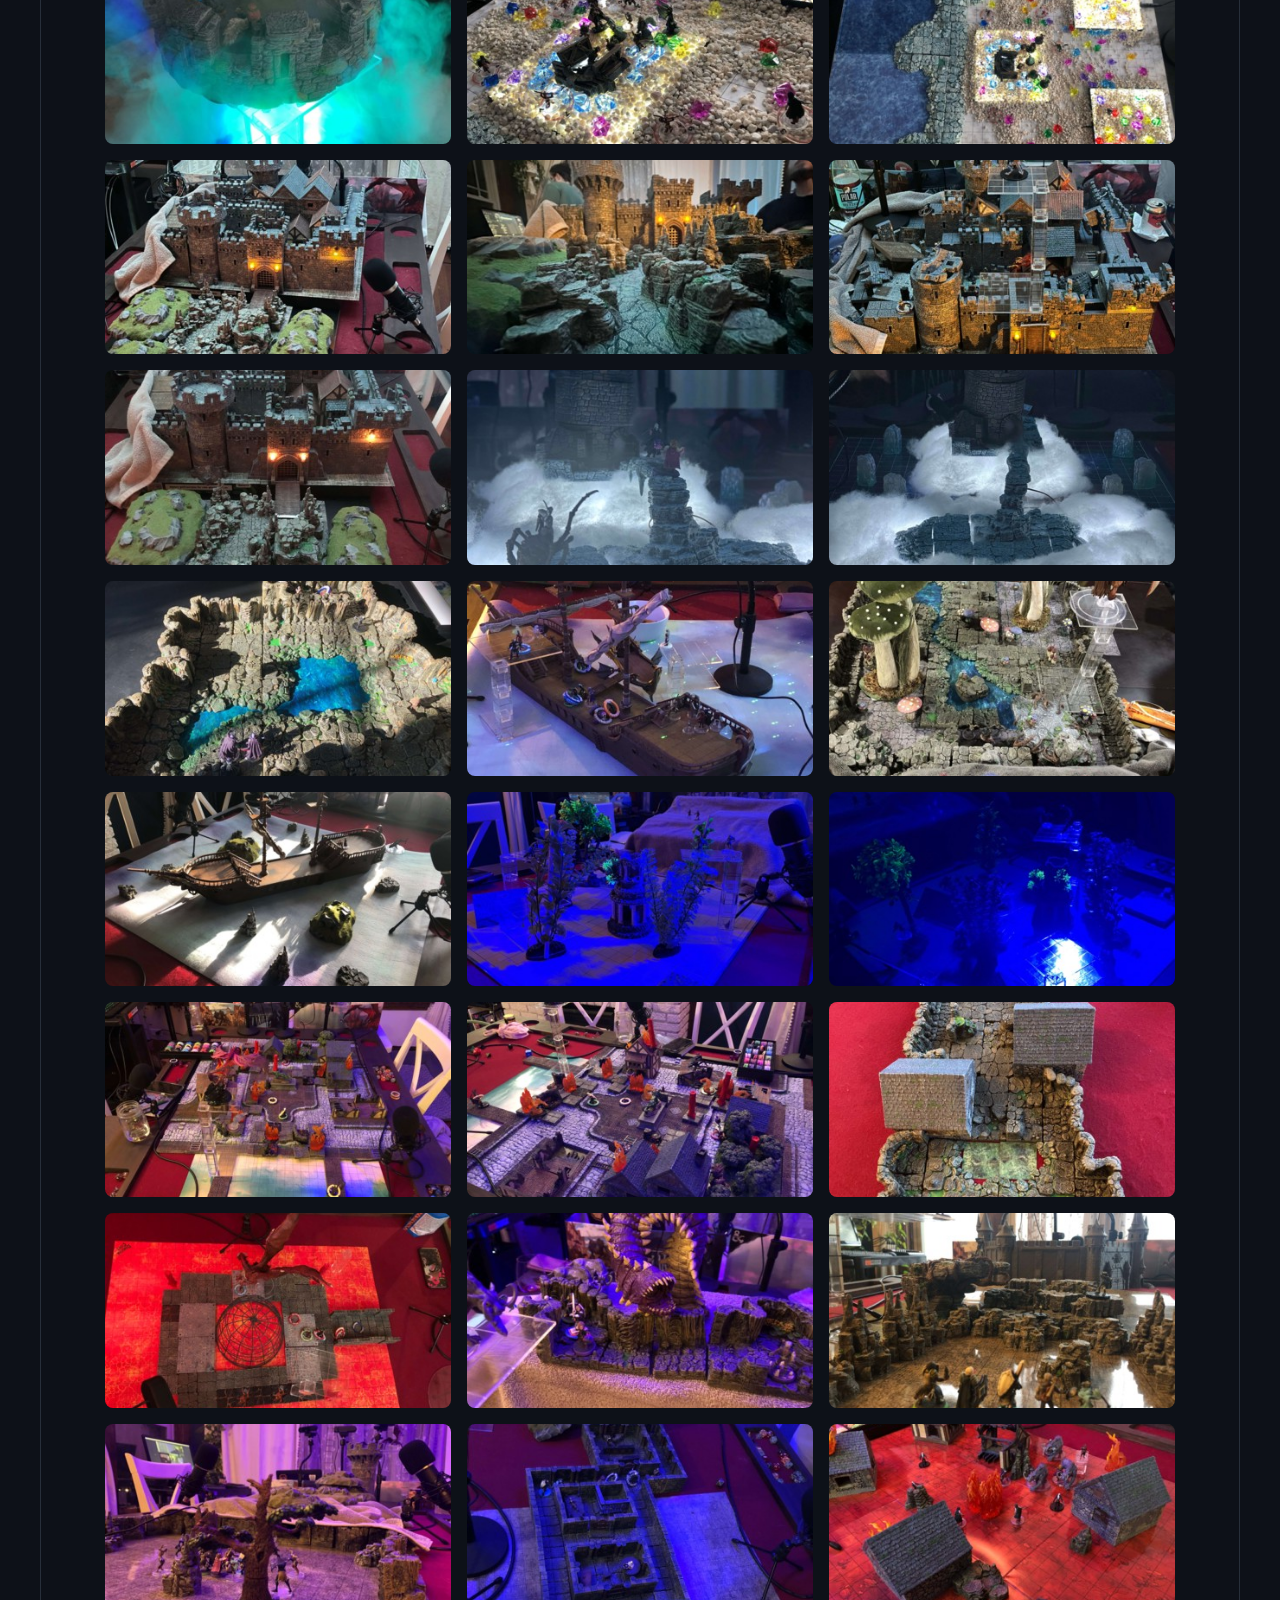
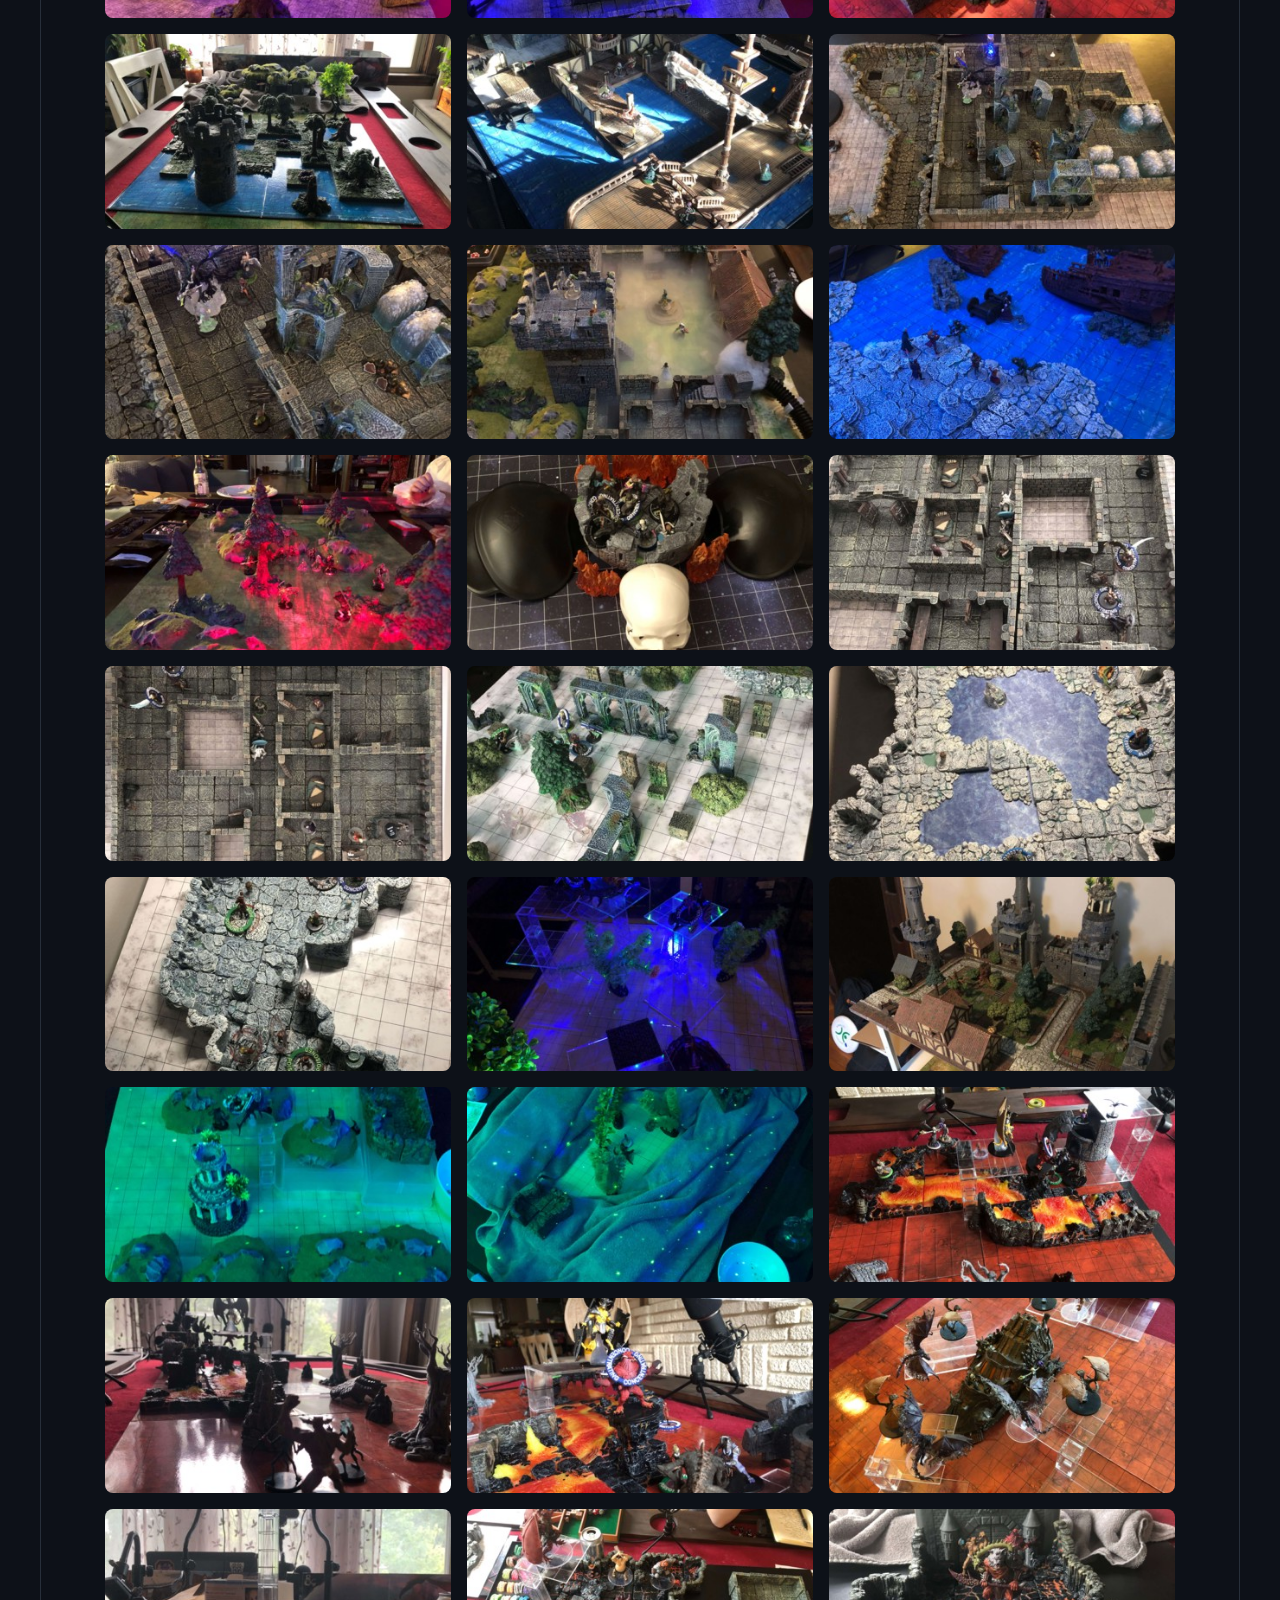
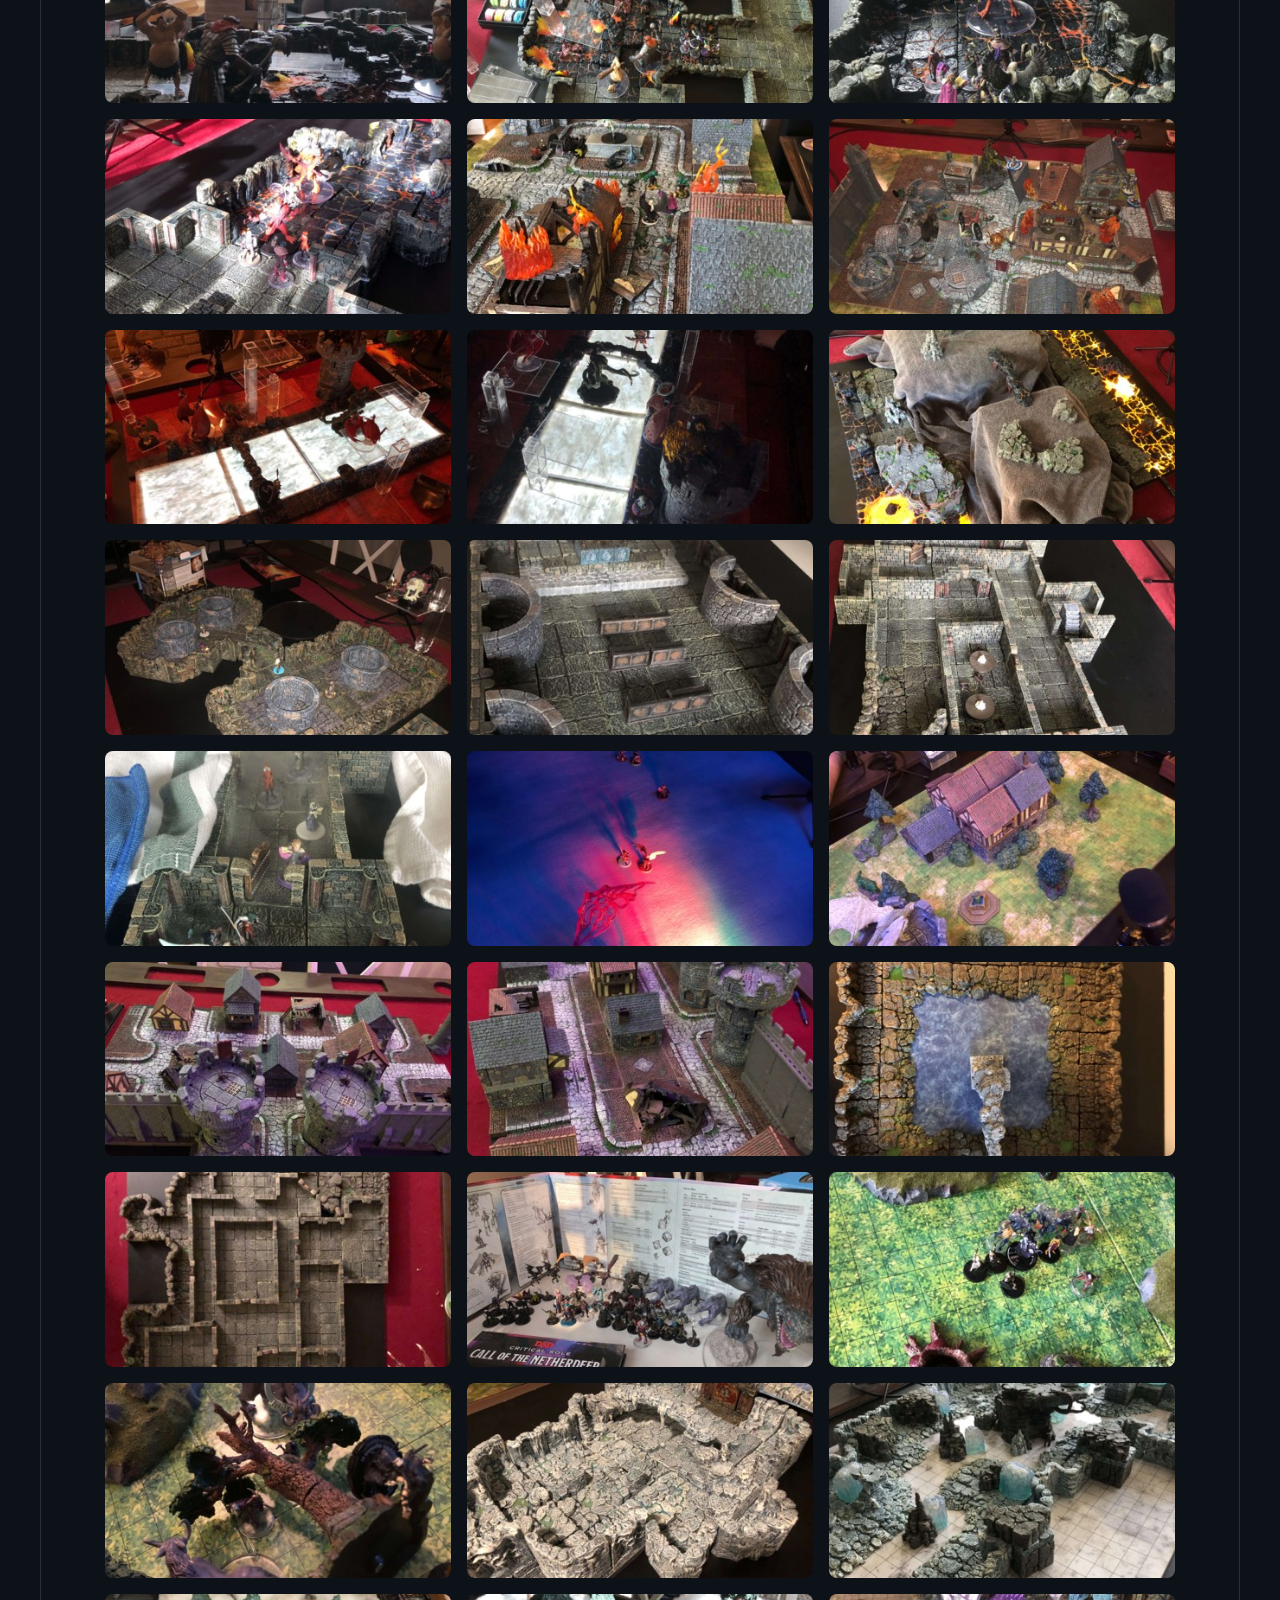
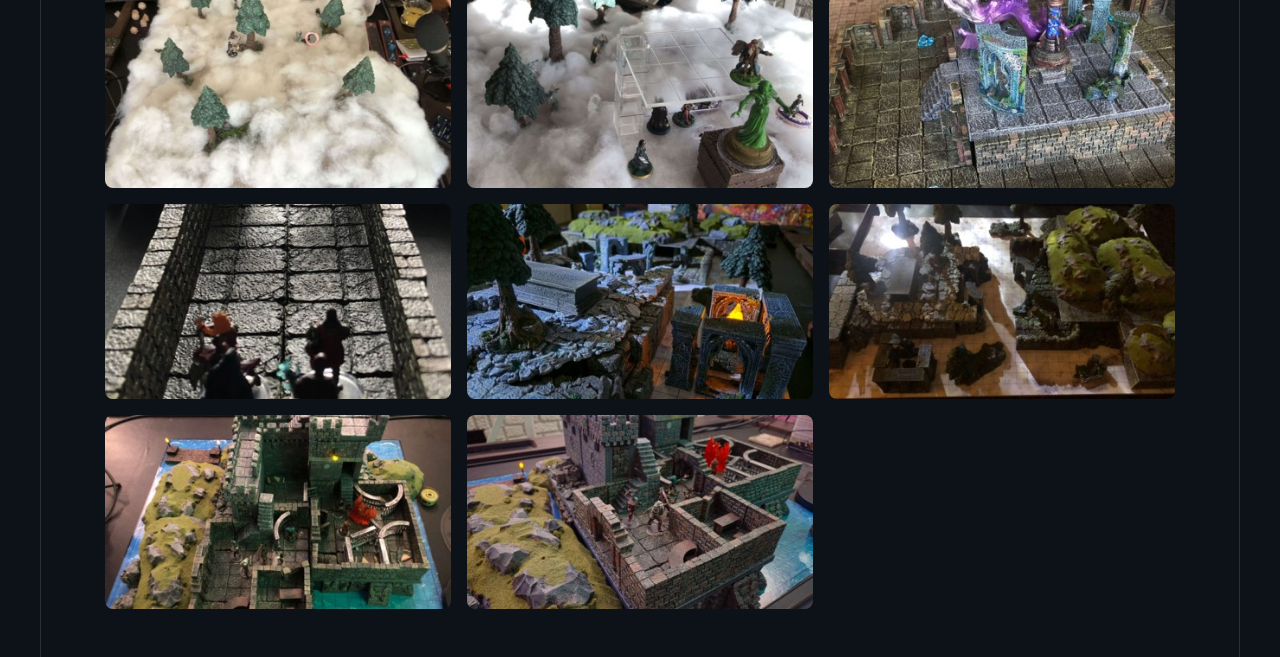
<file: gallery.html>
<!DOCTYPE html>
<html lang="en">
<head>
    <meta charset="UTF-8">
    <meta name="viewport" content="width=device-width, initial-scale=1.0">
    <title>Astral Arcs - Gallery</title>
    <link rel="stylesheet" href="css/style.css">
</head>
<body>
    <!-- Tab Navigation -->
    <nav-tabs></nav-tabs>

    <!-- Tab Content -->
    <main class="content">
        <h1>Gallery</h1>
        
        <div id="gallery" class="gallery"></div>

        <div id="lightbox" class="lightbox hidden">

            <span id="closeLightbox">&times;</span>

            <img id="lightboxImage">

        </div>

    </main>

    <script src="js/tabs.js"></script>
    <script src="js/gallery.js"></script>
    <script src="js/standardGallery.js"></script>
</body>
</html>
</file>
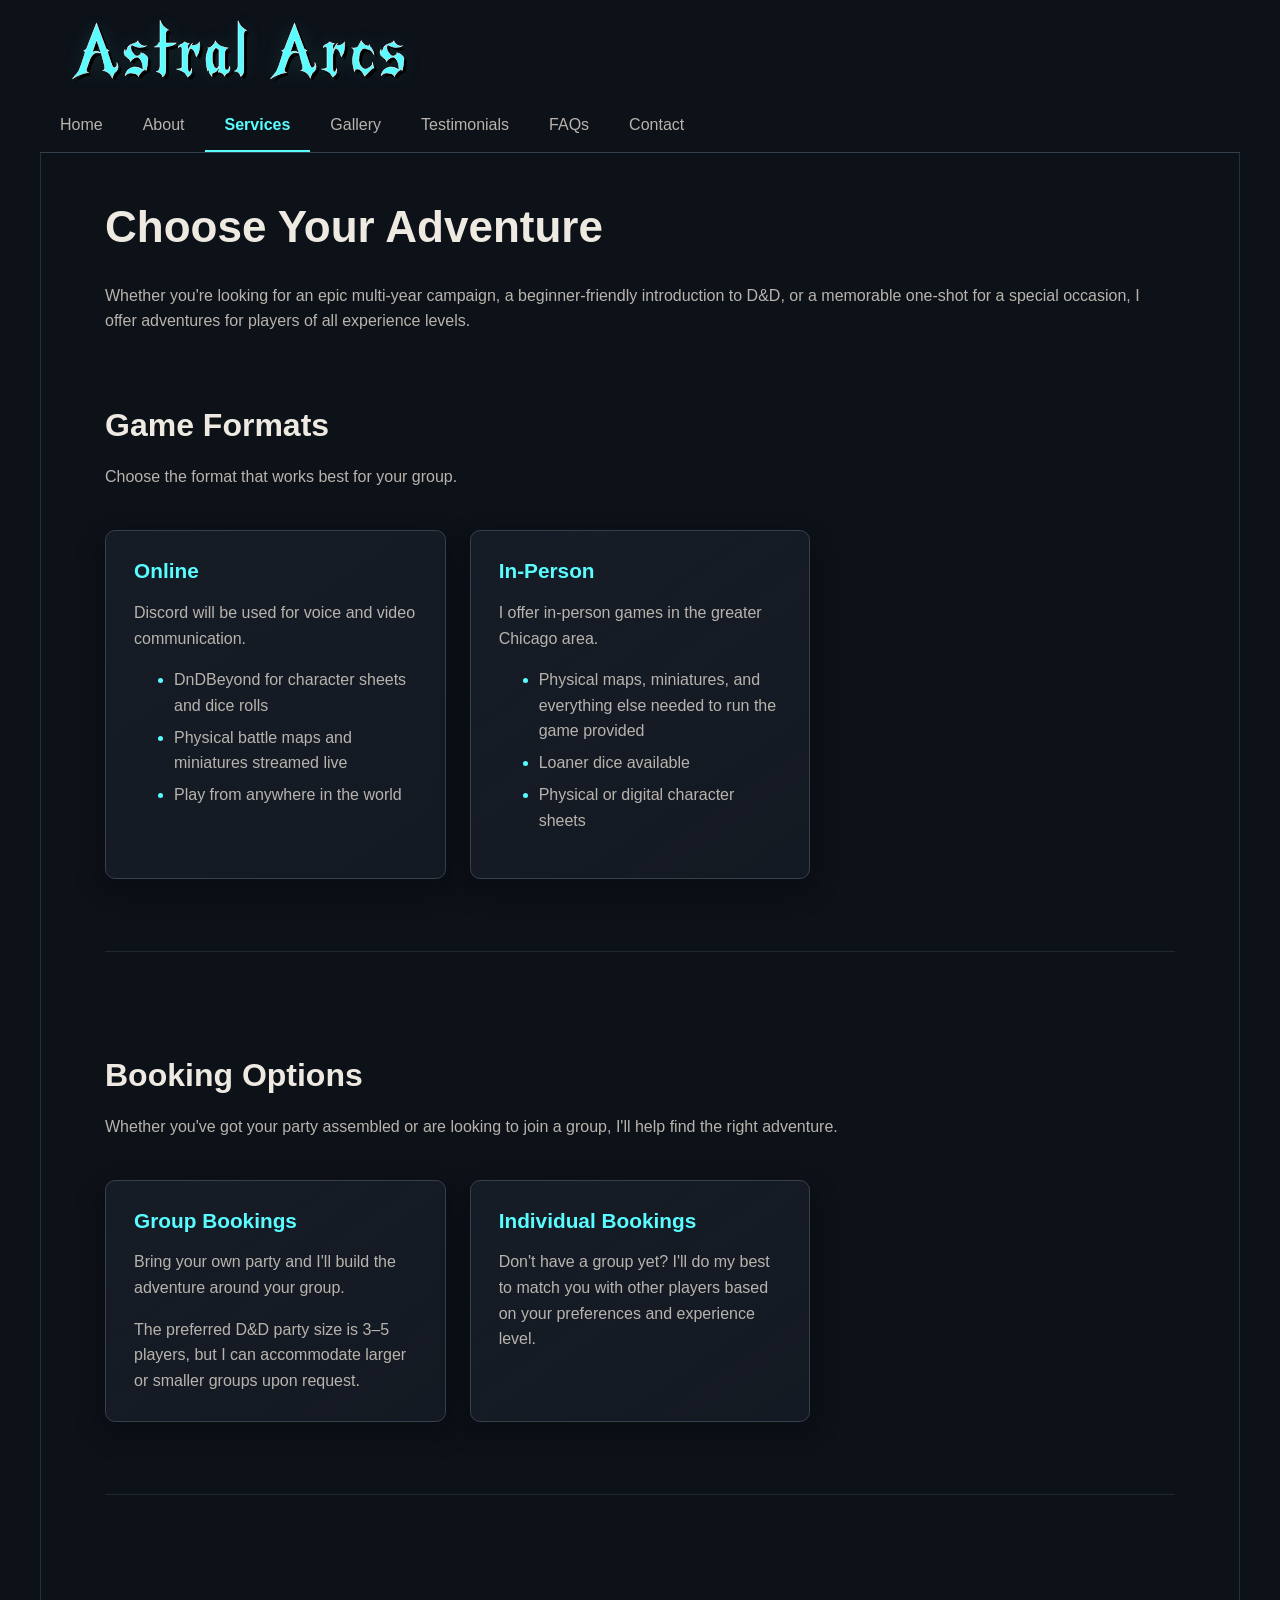
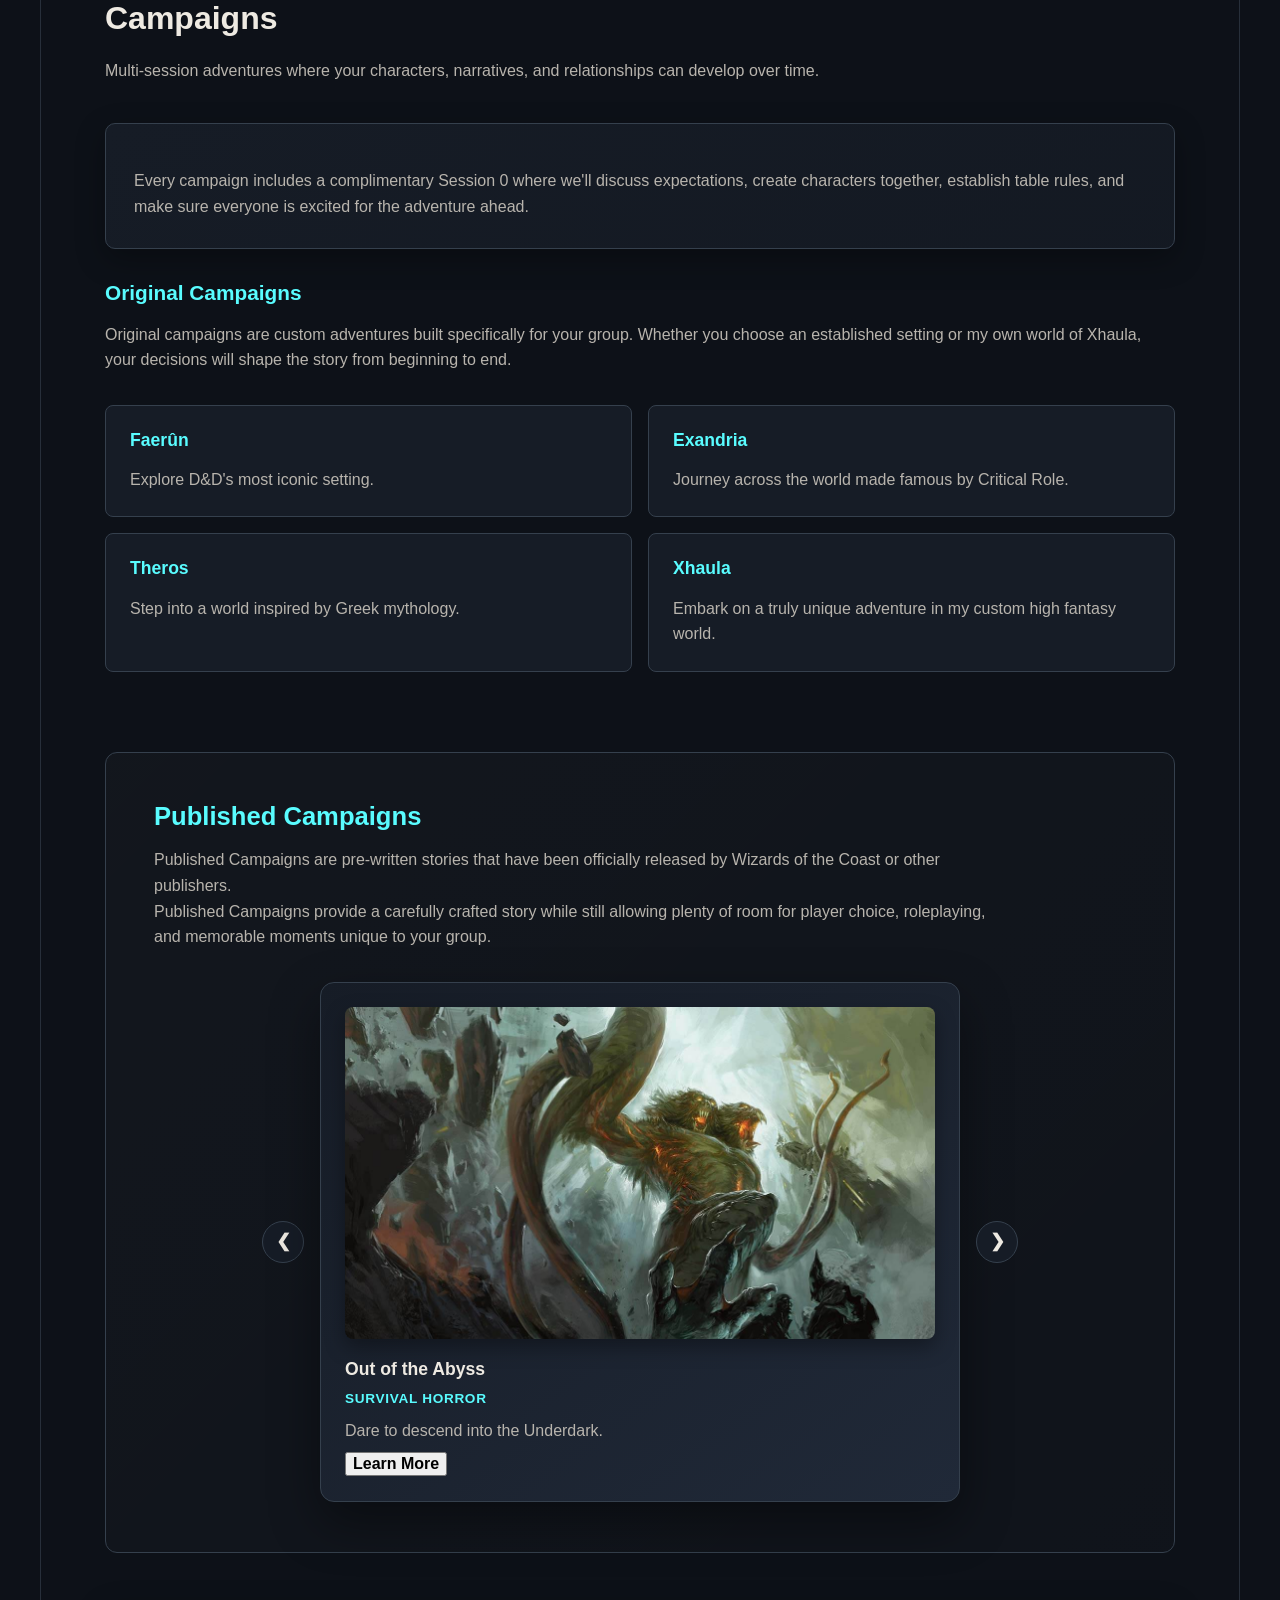
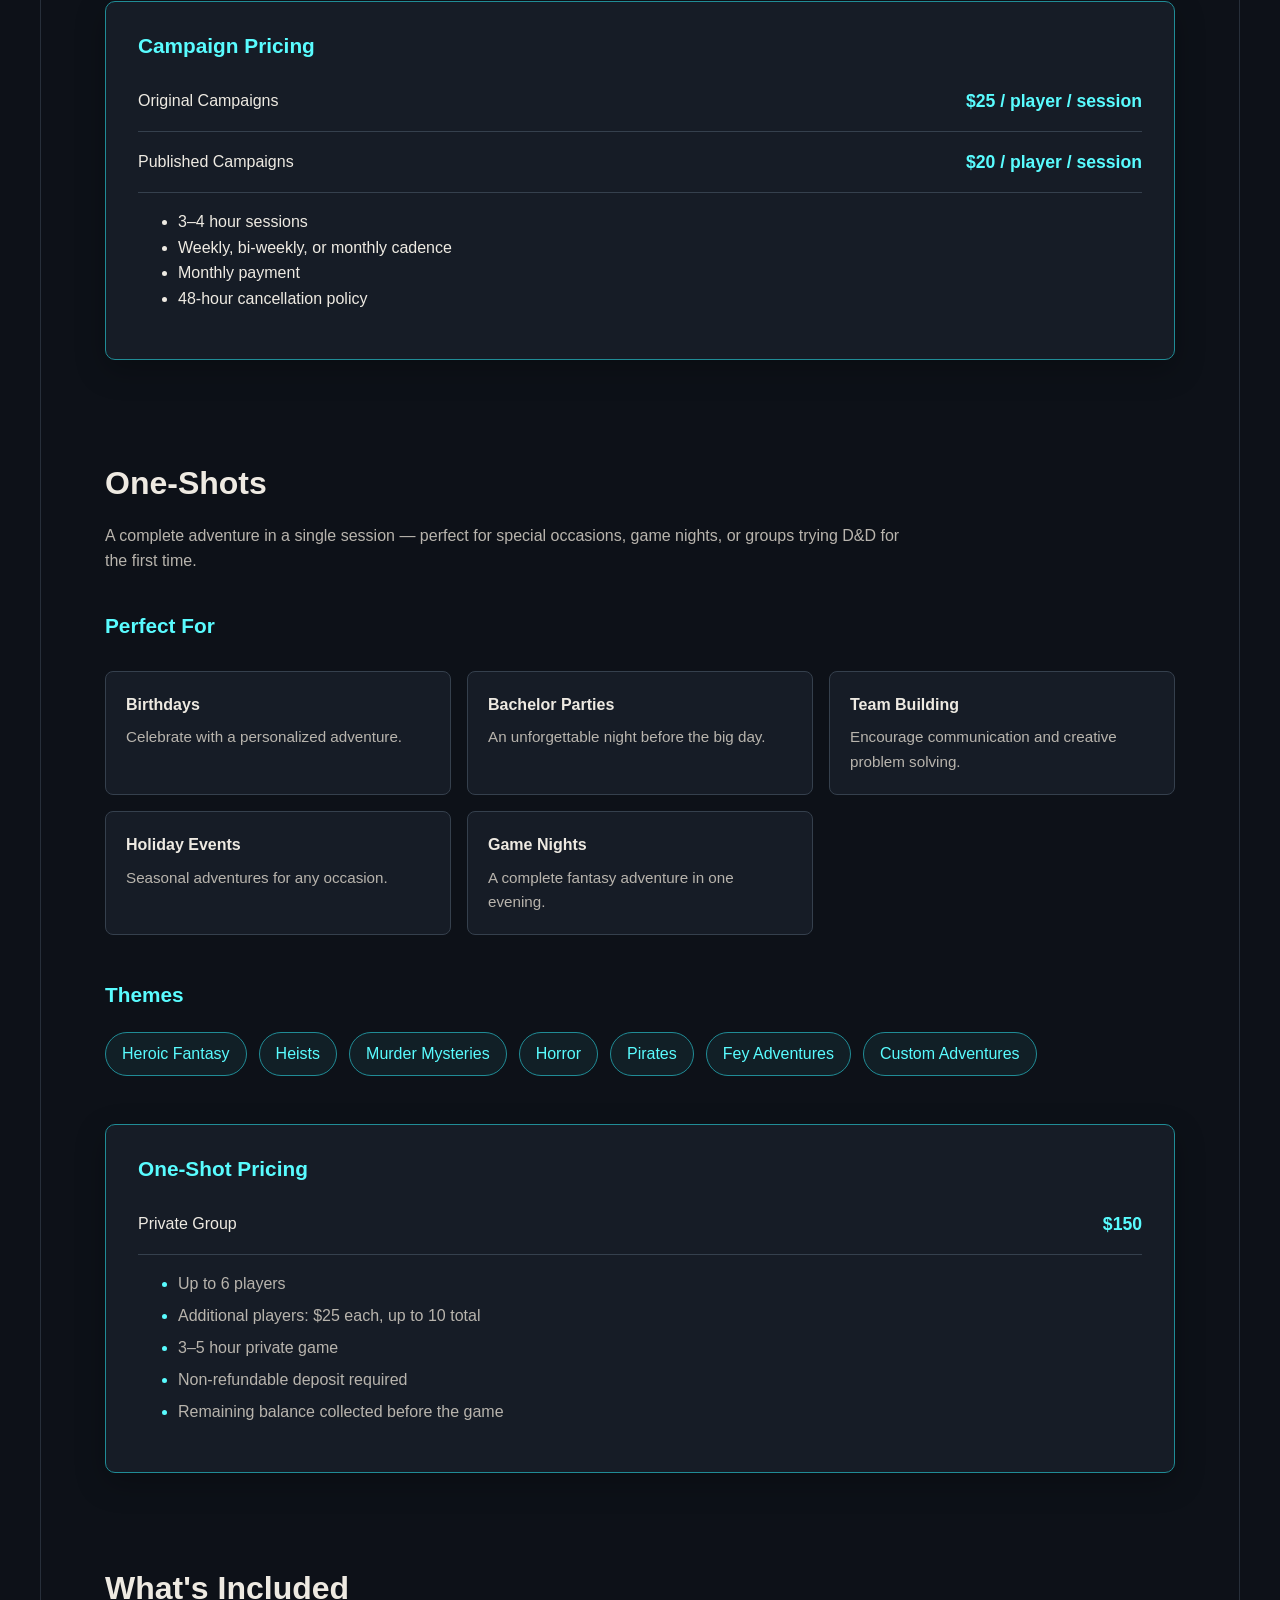
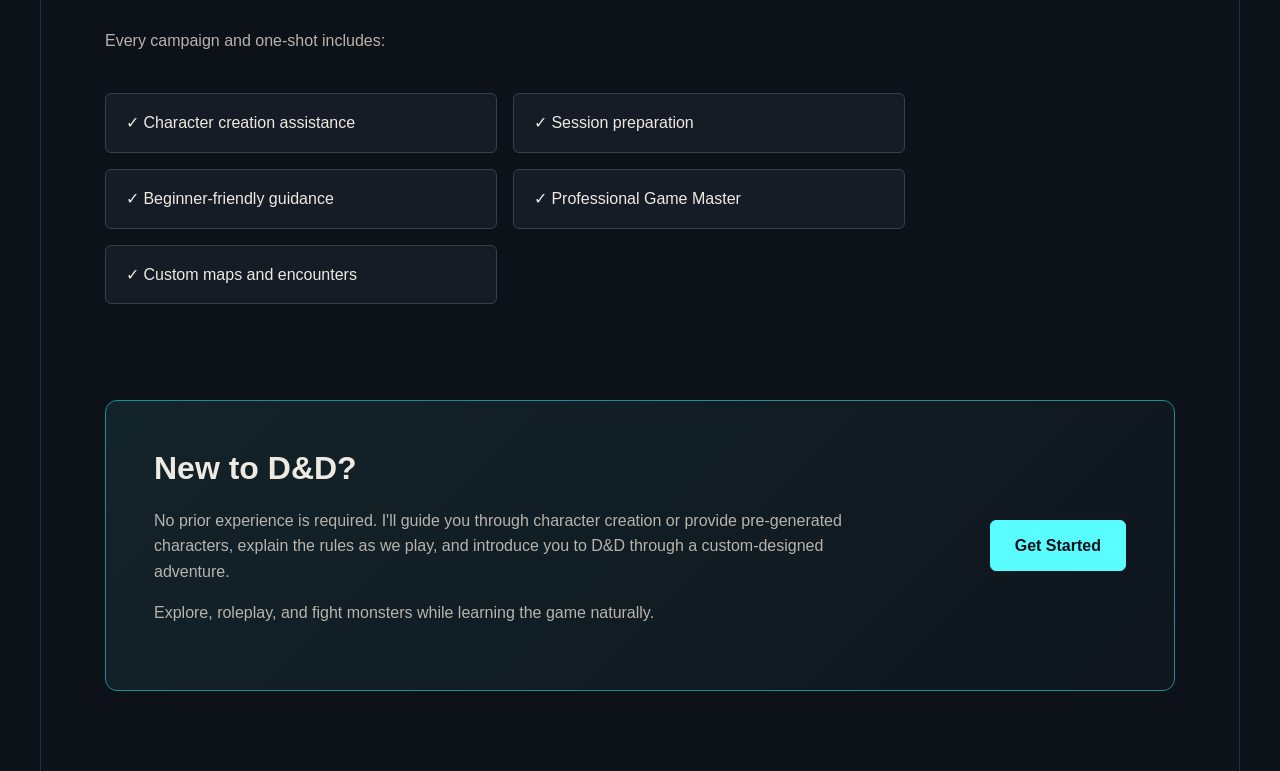
<file: services.html>
<!DOCTYPE html>
<html lang="en">
<head>
    <meta charset="UTF-8">
    <meta name="viewport" content="width=device-width, initial-scale=1.0">
    <title>Astral Arcs - Services</title>
    <link rel="stylesheet" href="css/style.css">
</head>
<body>
    <!-- Tab Navigation -->
    <nav-tabs></nav-tabs>

    <!-- Tab Content -->
    <main class="content">
        <h1>Choose Your Adventure</h1>
        <p>Whether you're looking for an epic multi-year campaign, a beginner-friendly introduction to D&D,
           or a memorable one-shot for a special occasion, I offer adventures for players of all experience levels.</p>

        <section class="service-section">
            <div class="section-header">
                <h2>Game Formats</h2>
                <p>
                    Choose the format that works best for your group.
                </p>
            </div>

            <div class="card-grid">
                <div class="card service-card">
                    <h3>Online</h3>

                    <p>
                        Discord will be used for voice and video communication.
                    </p>

                    <ul>
                        <li>DnDBeyond for character sheets and dice rolls</li>
                        <li>Physical battle maps and miniatures streamed live</li>
                        <li>Play from anywhere in the world</li>
                    </ul>
                </div>


                <div class="card service-card">
                    <h3>In-Person</h3>

                    <p>
                        I offer in-person games in the greater Chicago area.
                    </p>

                    <ul>
                        <li>Physical maps, miniatures, and everything else needed to run the game provided</li>
                        <li>Loaner dice available</li>
                        <li>Physical or digital character sheets</li>
                    </ul>
                </div>
            </div>
        </section>

        <section class="service-section">
            <div class="section-header">
                <h2>Booking Options</h2>

                <p>
                    Whether you've got your party assembled or are looking
                    to join a group, I'll help find the right adventure.
                </p>
            </div>

            <div class="card-grid">
                <div class="card service-card">
                    <h3>Group Bookings</h3>

                    <p>
                        Bring your own party and I'll build the adventure
                        around your group.
                    </p>

                    <p>
                        The preferred D&D party size is 3–5 players,
                        but I can accommodate larger or smaller groups
                        upon request.
                    </p>
                </div>

                <div class="card service-card">
                    <h3>Individual Bookings</h3>

                    <p>
                        Don't have a group yet? I'll do my best to match
                        you with other players based on your preferences
                        and experience level.
                    </p>
                </div>
            </div>
        </section>

        <section class="service-section campaigns-section">
            <div class="section-header">
                <h2>Campaigns</h2>

                <p>
                    Multi-session adventures where your characters,
                    narratives, and relationships can develop over time.
                </p>
            </div>

            <div class="card campaign-intro">
                <p>
                    Every campaign includes a complimentary Session 0 where
                    we'll discuss expectations, create characters together,
                    establish table rules, and make sure everyone is excited
                    for the adventure ahead.
                </p>
            </div>

            <h3>Original Campaigns</h3>
            <p>
                Original campaigns are custom adventures built specifically
                for your group. Whether you choose an established setting
                or my own world of Xhaula, your decisions will shape the
                story from beginning to end.
            </p>

            <div class="setting-grid">
                <div class="setting-card">
                    <h4>Faerûn</h4>
                    <p>
                        Explore D&D's most iconic setting.
                    </p>
                </div>

                <div class="setting-card">
                    <h4>Exandria</h4>
                    <p>
                        Journey across the world made famous by Critical Role.
                    </p>
                </div>

                <div class="setting-card">
                    <h4>Theros</h4>
                    <p>
                        Step into a world inspired by Greek mythology.
                    </p>
                </div>

                <div class="setting-card">
                    <h4>Xhaula</h4>
                    <p>
                        Embark on a truly unique adventure in my custom
                        high fantasy world.
                    </p>
                </div>
            </div>
        </section>

    <section class ="published-adventures">
        <h3>Published Campaigns</h3>
        <p>Published Campaigns are pre-written stories that have been officially released by Wizards of the Coast or other publishers.<br>
           Published Campaigns provide a carefully crafted story while still allowing plenty of room for player choice, roleplaying, and memorable moments unique to your group.</p>
        
        <div class="carousel">
            <button class="carousel-btn prev">&#10094;</button>
            <div class="carousel-card">
                <img id="coverImage">

                <h4 id="title"></h4>

                <p class="genre" id="genre"></p>

                <p id="tagline"></p>

                <button id="learnMore">
                    Learn More
                </button>
            </div>
            <button class="carousel-btn next">&#10095;</button>
        </div>

        <div class="details hidden">

            <h4>Synopsis</h4>
            <p id="synopsis"></p>

            <h4>Recommended Levels</h4>
            <p id="levels"></p>

            <h4>Campaign Length</h4>
            <p id="length"></p>

            <h4>Themes</h4>
            <p id="themes"></p>

            <h4>Content Warnings</h4>
            <p id="warnings"></p>

            <h4>Recommended For</h4>
            <p id="recommended"></p>
        </div>
    </section>

        <div class="pricing-card">
            <h3>Campaign Pricing</h3>

            <div class="price-row">
                <span>Original Campaigns</span>
                <strong>$25 / player / session</strong>
            </div>

            <div class="price-row">
                <span>Published Campaigns</span>
                <strong>$20 / player / session</strong>
            </div>

            <ul>
                <li>3–4 hour sessions</li>
                <li>Weekly, bi-weekly, or monthly cadence</li>
                <li>Monthly payment</li>
                <li>48-hour cancellation policy</li>
            </ul>
        </div>

        <section class="service-section one-shot-section">
            <div class="section-header">
                <h2>One-Shots</h2>

                <p>
                    A complete adventure in a single session — perfect for
                    special occasions, game nights, or groups trying D&D
                    for the first time.
                </p>
            </div>

            <h3>Perfect For</h3>
            <div class="tag-grid">
                <div class="tag-card">
                    <strong>Birthdays</strong>
                    <span>Celebrate with a personalized adventure.</span>
                </div>

                <div class="tag-card">
                    <strong>Bachelor Parties</strong>
                    <span>An unforgettable night before the big day.</span>
                </div>

                <div class="tag-card">
                    <strong>Team Building</strong>
                    <span>Encourage communication and creative problem solving.</span>
                </div>

                <div class="tag-card">
                    <strong>Holiday Events</strong>
                    <span>Seasonal adventures for any occasion.</span>
                </div>

                <div class="tag-card">
                    <strong>Game Nights</strong>
                    <span>A complete fantasy adventure in one evening.</span>
                </div>
            </div>

            <h3>Themes</h3>
            <div class="theme-list">
                <span>Heroic Fantasy</span>
                <span>Heists</span>
                <span>Murder Mysteries</span>
                <span>Horror</span>
                <span>Pirates</span>
                <span>Fey Adventures</span>
                <span>Custom Adventures</span>
            </div>

            <div class="pricing-card one-shot-pricing">
                <h3>One-Shot Pricing</h3>

                <div class="price-row">
                    <span>Private Group</span>
                    <strong>$150</strong>
                </div>

                <ul>
                    <li>Up to 6 players</li>
                    <li>Additional players: $25 each, up to 10 total</li>
                    <li>3–5 hour private game</li>
                    <li>Non-refundable deposit required</li>
                    <li>Remaining balance collected before the game</li>
                </ul>
            </div>
        </section>

        <section class="included-section">
            <div class="section-header">
                <h2>What's Included</h2>
                <p>
                    Every campaign and one-shot includes:
                </p>
            </div>

            <div class="included-grid">

                <div>✓ Character creation assistance</div>
                <div>✓ Session preparation</div>
                <div>✓ Beginner-friendly guidance</div>
                <div>✓ Professional Game Master</div>
                <div>✓ Custom maps and encounters</div>
            </div>
        </section>

        <section class="new-player-callout">
            <div>
                <h2>New to D&D?</h2>
                <p>
                    No prior experience is required. I'll guide you through
                    character creation or provide pre-generated characters, explain the rules as we play, and
                    introduce you to D&D through a custom-designed adventure.
                </p>
                <p>
                    Explore, roleplay, and fight monsters
                    while learning the game naturally.
                </p>
            </div>

            <a href="contact.html" class="button"> Get Started</a>
        </section>

    </main>
    <script src="js/tabs.js"></script>
    <script src="js/adventures.js"></script>
    <script src="js/carousel.js"></script>
</body>
</html>
</file>
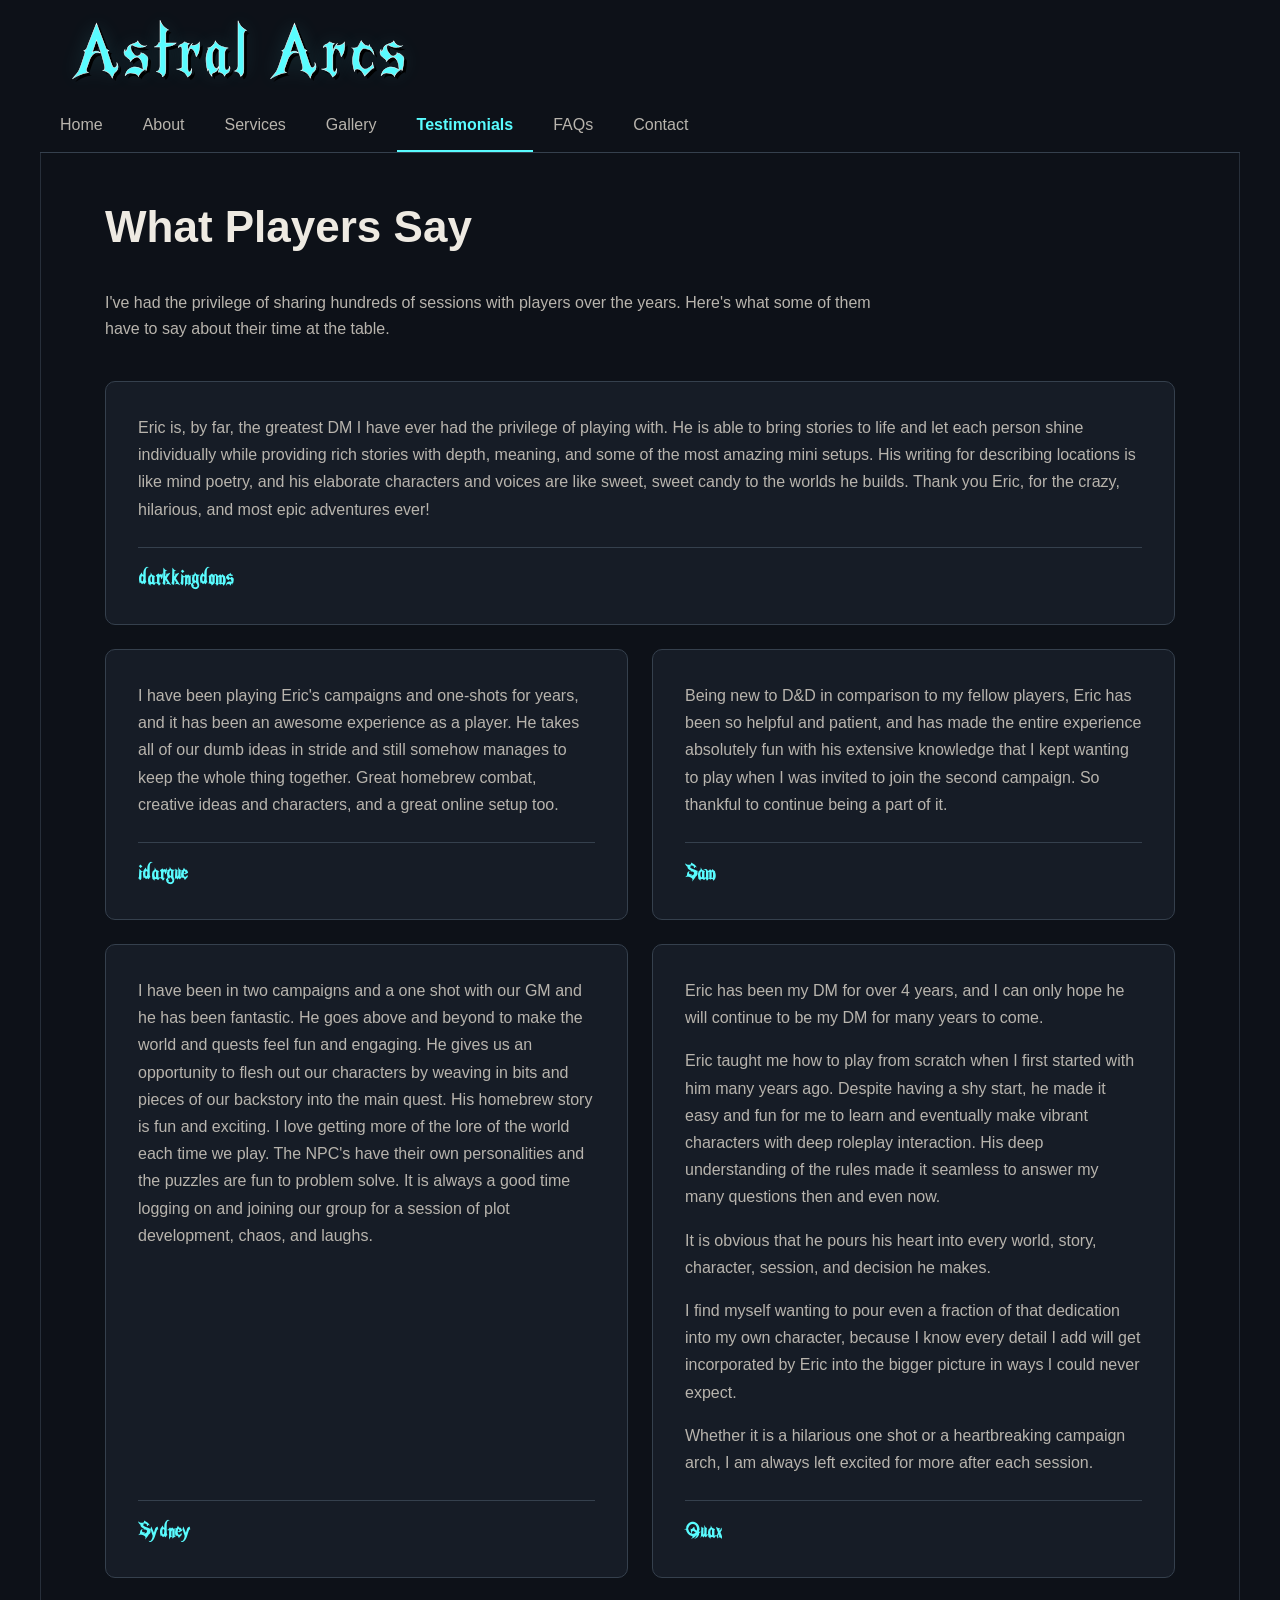
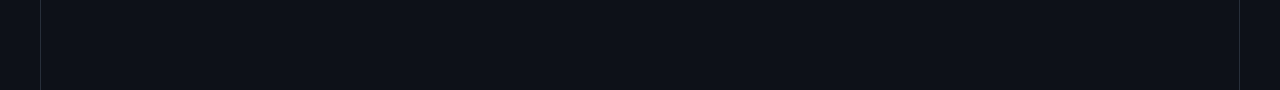
<file: testimonials.html>
<!DOCTYPE html>
<html lang="en">
<head>
    <meta charset="UTF-8">
    <meta name="viewport" content="width=device-width, initial-scale=1.0">
    <title>Astral Arcs - Testimonials</title>
    <link rel="stylesheet" href="css/style.css">
    <script src="js/tabs.js"></script>
</head>
<body>
    <!-- Tab Navigation -->
    <nav-tabs></nav-tabs>

    <!-- Tab Content -->
    <main class="content">
        <section class="section testimonials-page">
            <div class="section-header">
                <h1>What Players Say</h1>
                <p>
                    I've had the privilege of sharing hundreds of sessions with players over the years.
                    Here's what some of them have to say about their time at the table.
                </p>
            </div>

            <div class="testimonials-grid">

                <article class="testimonial testimonial-featured">
                    <div class="testimonial-quote">
                        <p>
                            Eric is, by far, the greatest DM I have ever had the privilege of playing with.
                            He is able to bring stories to life and let each person shine individually while
                            providing rich stories with depth, meaning, and some of the most amazing mini setups.
                            His writing for describing locations is like mind poetry, and his elaborate characters
                            and voices are like sweet, sweet candy to the worlds he builds. Thank you Eric, for
                            the crazy, hilarious, and most epic adventures ever!
                        </p>
                    </div>
                    <div class="testimonial-author">
                        <strong>darkkingdoms</strong>
                    </div>
                </article>

                <article class="testimonial">
                    <div class="testimonial-quote">
                        <p>
                            I have been playing Eric's campaigns and one-shots for years, and it has been an
                            awesome experience as a player. He takes all of our dumb ideas in stride and still
                            somehow manages to keep the whole thing together. Great homebrew combat, creative
                            ideas and characters, and a great online setup too.
                        </p>
                    </div>
                    <div class="testimonial-author">
                        <strong>idargue</strong>
                    </div>
                </article>

                <article class="testimonial">
                    <div class="testimonial-quote">
                        <p>
                            Being new to D&D in comparison to my fellow players, Eric has been so helpful and
                            patient, and has made the entire experience absolutely fun with his extensive knowledge
                            that I kept wanting to play when I was invited to join the second campaign. So thankful
                            to continue being a part of it.
                        </p>
                    </div>
                    <div class="testimonial-author">
                        <strong>Sam</strong>
                    </div>
                </article>

                <article class="testimonial">
                    <div class="testimonial-quote">
                        <p>
                            I have been in two campaigns and a one shot with our GM and he has been fantastic.
                            He goes above and beyond to make the world and quests feel fun and engaging. He gives
                            us an opportunity to flesh out our characters by weaving in bits and pieces of our
                            backstory into the main quest. His homebrew story is fun and exciting. I love getting
                            more of the lore of the world each time we play. The NPC's have their own personalities
                            and the puzzles are fun to problem solve. It is always a good time logging on and
                            joining our group for a session of plot development, chaos, and laughs.
                        </p>
                    </div>
                    <div class="testimonial-author">
                        <strong>Sydney</strong>
                    </div>
                </article>

                <article class="testimonial">
                    <div class="testimonial-quote">
                        <p>
                            Eric has been my DM for over 4 years, and I can only hope he will continue to be my
                            DM for many years to come.
                        </p>

                        <p>
                            Eric taught me how to play from scratch when I first started with him many years ago.
                            Despite having a shy start, he made it easy and fun for me to learn and eventually make
                            vibrant characters with deep roleplay interaction. His deep understanding of the rules
                            made it seamless to answer my many questions then and even now.
                        </p>

                        <p>
                            It is obvious that he pours his heart into every world, story, character, session, and
                            decision he makes.
                        </p>

                        <p>
                            I find myself wanting to pour even a fraction of that dedication into my own character,
                            because I know every detail I add will get incorporated by Eric into the bigger picture
                            in ways I could never expect.
                        </p>

                        <p>
                            Whether it is a hilarious one shot or a heartbreaking campaign arch, I am always left
                            excited for more after each session.
                        </p>
                    </div>
                    <div class="testimonial-author">
                        <strong>Quax</strong>
                    </div>
                </article>

            </div>
        </section>
    </main>

</body>
</html>
</file>
<file: css/style.css>
/* ============================================================
   SITE FOUNDATION
   ============================================================ */

:root
{
    --background: #0d1118;
    --surface: #161c26;
    --surface-light: #202938;

    --text: #eeeae2;
    --text-muted: #b8b4ad;

    --accent: #59fcff;
    --accent-dark: #208c96;

    --border: #35404d;
    --border-light: rgba(89, 252, 255, 0.18);

    --max-width: 1200px;
    --content-width: 1040px;

    --radius: 10px;
    --radius-large: 14px;

    --shadow:
        0 10px 30px rgba(0, 0, 0, 0.3);

    --shadow-large:
        0 20px 50px rgba(0, 0, 0, 0.4);
}


/* ============================================================
   FONTS
   ============================================================ */

@font-face
{
    font-family: "MirageFinal";
    src: url("../assets/fonts/Mirage final.ttf") format("truetype");
    font-weight: normal;
    font-style: normal;
}


/* ============================================================
   GLOBAL
   ============================================================ */

*
{
    box-sizing: border-box;
}

html
{
    scroll-behavior: smooth;
}

body
{
    margin: 0;

    font-family: Arial, sans-serif;
    font-size: 1rem;
    line-height: 1.6;

    color: var(--text);
    background: var(--background);
}

img
{
    max-width: 100%;
    display: block;
}

::selection
{
    color: var(--background);
    background: var(--accent);
}


/* ============================================================
   HEADER / SITE TITLE
   ============================================================ */

.site-title
{
    max-width: var(--max-width);

    margin: 0 auto;

    padding: 1.5rem 2rem 1rem;
}

.site-title h1
{
    margin: 0;

    font-family: "MirageFinal", serif;
    font-size: 3.75rem;
    font-weight: normal;

    letter-spacing: 0.05em;
    line-height: 1;

    color: var(--accent);

    -webkit-text-stroke: 0.5px white;

    text-shadow:
        3px 3px 0 #000,
        0 0 20px rgba(89, 252, 255, 0.15);
}


/* ============================================================
   NAVIGATION
   ============================================================ */

.tab-container
{
    max-width: var(--max-width);

    margin: 0 auto;

    display: flex;
    align-items: center;

    position: relative;

    border-bottom: 1px solid var(--border);
}

.tabs-list
{
    display: flex;
    align-items: stretch;
}

.tab
{
    position: relative;

    display: block;

    padding: 0.75rem 1.25rem;

    color: var(--text-muted);
    text-decoration: none;

    border-bottom: 2px solid transparent;

    transition:
        color 0.2s ease,
        border-color 0.2s ease,
        background-color 0.2s ease;
}

.tab:hover
{
    color: var(--text);
    background: rgba(255, 255, 255, 0.03);
}

.tab.active
{
    color: var(--accent);
    border-bottom-color: var(--accent);

    font-weight: bold;
}


/* ============================================================
   PAGE CONTENT
   ============================================================ */

.content
{
    max-width: var(--max-width);

    min-height: 100vh;

    margin: 0 auto;

    padding: 3rem 4rem;

    background: var(--background);

    border-left: 1px solid rgba(53, 64, 77, 0.65);
    border-right: 1px solid rgba(53, 64, 77, 0.65);
}


/* ============================================================
   GENERAL SECTIONS
   ============================================================ */

.section
{
    padding: 4rem 0;

    border-top: 1px solid rgba(53, 64, 77, 0.5);
}

.section:first-child
{
    border-top: none;
    padding-top: 0;
}

.section-header
{
    max-width: 800px;

    margin-bottom: 2.5rem;
}

.section-header p
{
    margin-bottom: 0;
}


/* ============================================================
   TYPOGRAPHY
   ============================================================ */

h1,
h2,
h3,
h4
{
    color: var(--text);
    line-height: 1.2;
}

h1
{
    font-size: 2.75rem;
    margin-top: 0;
}

h2
{
    margin-top: 3rem;
    margin-bottom: 1.25rem;

    font-size: 2rem;
}

h3
{
    margin-top: 2rem;
    margin-bottom: 0.75rem;

    font-size: 1.3rem;

    color: var(--accent);
}

h4
{
    margin-top: 1.5rem;
    margin-bottom: 0.5rem;

    font-size: 1.1rem;
}

p
{
    color: var(--text-muted);
}

strong
{
    color: var(--text);
}


/* Don't let the first heading on a page have unnecessary spacing */

.content > h1:first-child
{
    margin-top: 0;
}

.content > h2:first-child,
.content > h3:first-child
{
    margin-top: 0;
}


/* ============================================================
   LINKS
   ============================================================ */

a
{
    color: var(--accent);

    transition: color 0.2s ease;
}

a:hover
{
    color: #ffffff;
}


/* ============================================================
   BUTTONS
   ============================================================ */

button,
.button
{
    font-family: inherit;
    font-size: 1rem;
    font-weight: bold;

    cursor: pointer;
}

.button
{
    display: inline-block;

    padding: 0.75rem 1.5rem;

    color: var(--background);
    background: var(--accent);

    border: 1px solid var(--accent);
    border-radius: 6px;

    text-decoration: none;

    transition:
        transform 0.2s ease,
        box-shadow 0.2s ease,
        background-color 0.2s ease;
}

.button:hover
{
    color: var(--background);
    background: #ffffff;

    box-shadow:
        0 6px 20px rgba(89, 252, 255, 0.2);
}

.button.secondary
{
    color: var(--text);

    background: transparent;

    border-color: var(--border);
}

.button.secondary:hover
{
    color: var(--accent);

    background: var(--surface);

    border-color: var(--accent);
}


/* ============================================================
   CARD GRID
   ============================================================ */

.card-grid
{
    display: grid;

    grid-template-columns: repeat(3, 1fr);

    gap: 1.5rem;
}

.card-grid.two-column
{
    grid-template-columns: repeat(2, 1fr);
}


/* ============================================================
   CARDS
   ============================================================ */

.card
{
    padding: 1.75rem;

    background:
        linear-gradient(
            145deg,
            var(--surface),
            rgba(22, 28, 38, 0.75)
        );

    border: 1px solid var(--border);

    border-radius: var(--radius);

    box-shadow: var(--shadow);

    transition:
        transform 0.2s ease,
        border-color 0.2s ease,
        box-shadow 0.2s ease;
}

.card:hover
{
    /* transform: translateY(-3px); */

    border-color: var(--border-light);

    box-shadow:
        0 14px 35px rgba(0, 0, 0, 0.35);
}

.card h3
{
    margin-top: 0;
}

.card p:last-child
{
    margin-bottom: 0;
}


/* ============================================================
   FEATURE / STAT CARDS
   ============================================================ */

.feature-card
{
    text-align: center;
}

.feature-card .feature-number
{
    display: block;

    margin-bottom: 0.5rem;

    color: var(--accent);

    font-size: 2rem;
    font-weight: bold;
}

.feature-card h3
{
    margin-bottom: 0.5rem;
}


/* ============================================================
   HERO
   ============================================================ */

.hero
{
    position: relative;

    min-height: 500px;

    display: flex;
    align-items: center;
    justify-content: center;

    margin: -3rem -4rem 0;

    padding: 6rem 4rem;

    overflow: hidden;

    text-align: center;

    background:
        linear-gradient(
            rgba(13, 17, 24, 0.35),
            rgba(13, 17, 24, 0.9)
        ),
        url("../assets/images/FCGPortrait.jpg");

    background-size: cover;
    background-position: center;
}

.hero::after
{
    content: "";

    position: absolute;

    inset: 0;

    background:
        linear-gradient(
            to bottom,
            transparent 60%,
            var(--background) 100%
        );

    pointer-events: none;
}

.hero-content
{
    position: relative;

    z-index: 1;

    max-width: 800px;
}

.hero h1
{
    margin-bottom: 1rem;

    font-family: "MirageFinal", serif;
    font-size: clamp(3rem, 7vw, 5.5rem);
    font-weight: normal;

    color: var(--accent);

    text-shadow:
        3px 3px 0 #000,
        0 0 30px rgba(89, 252, 255, 0.2);
}

.hero h2
{
    margin: 0 0 1.25rem;

    font-size: clamp(1.5rem, 3vw, 2.25rem);
}

.hero p
{
    max-width: 700px;

    margin: 0 auto 2rem;

    font-size: 1.15rem;

    color: var(--text);
}

.hero-actions
{
    display: flex;

    justify-content: center;

    gap: 1rem;

    flex-wrap: wrap;
}


/* ============================================================
   VIDEO
   ============================================================ */

.video-container
{
    width: 100%;
    max-width: 900px;

    margin: 2rem auto;

    padding: 0.5rem;

    aspect-ratio: 16 / 9;

    background: var(--surface);

    border: 1px solid var(--border);

    border-radius: 12px;

    box-shadow: var(--shadow-large);
}

.video-container iframe
{
    width: 100%;
    height: 100%;

    display: block;

    border: 0;
    border-radius: 8px;
}


/* ============================================================
   GALLERY
   ============================================================ */

.gallery,
.featuredGallery
{
    display: grid;

    grid-template-columns: repeat(3, 1fr);

    gap: 1rem;

    margin-top: 2rem;
}

.gallery img,
.featuredGallery img
{
    width: 100%;

    aspect-ratio: 16 / 9;

    object-fit: cover;

    border-radius: 8px;

    cursor: pointer;

    transition:
        transform 0.25s ease,
        filter 0.25s ease,
        box-shadow 0.25s ease;
}

.gallery img:hover,
.featuredGallery img:hover
{
    transform: scale(1.025);

    filter: brightness(1.08);

    box-shadow:
        0 10px 25px rgba(0, 0, 0, 0.4);
}

.gallery-actions
{
    display: flex;

    justify-content: center;

    margin-top: 1.75rem;
}


/* Home page featured gallery */

#featuredGallery
{
    margin-bottom: 1.5rem;
}


/* ============================================================
   LIGHTBOX
   ============================================================ */

.lightbox
{
    position: fixed;

    inset: 0;

    display: flex;

    justify-content: center;
    align-items: center;

    padding: 2rem;

    background: rgba(0, 0, 0, 0.92);

    z-index: 1000;
}

.lightbox.hidden
{
    display: none;
}

.lightbox img
{
    max-width: 95%;
    max-height: 95%;

    object-fit: contain;

    border-radius: 4px;

    box-shadow:
        0 20px 60px rgba(0, 0, 0, 0.7);
}

#closeLightbox
{
    position: absolute;

    top: 1.5rem;
    right: 2rem;

    font-size: 2.5rem;

    color: white;

    cursor: pointer;

    line-height: 1;

    transition: color 0.2s ease;
}

#closeLightbox:hover
{
    color: var(--accent);
}


/* ============================================================
   CTA
   ============================================================ */

.cta
{
    margin: 4rem 0 0;

    padding: 3rem 2rem;

    text-align: center;

    background:
        linear-gradient(
            135deg,
            var(--surface),
            var(--surface-light)
        );

    border: 1px solid var(--border);

    border-radius: var(--radius-large);

    box-shadow: var(--shadow);
}

.cta h2
{
    margin-top: 0;
}

.cta p
{
    max-width: 650px;

    margin: 0 auto 1.5rem;
}


/* ============================================================
   SERVICES
   ============================================================ */

/*
    These classes are designed for the improved Services HTML.

    They also coexist safely with the simpler structure in your
    current page.
*/

.service-section
{
    margin-bottom: 4.5rem;

    padding-top: 0.5rem;
}

.service-section + .service-section
{
    border-top: 1px solid rgba(53, 64, 77, 0.5);

    padding-top: 3.5rem;
}

.service-section:last-child
{
    margin-bottom: 0;
}

.service-section > h2
{
    margin-top: 0;
}

.service-intro
{
    max-width: 850px;

    margin-bottom: 2rem;

    font-size: 1.05rem;
}


/* Game format / booking option cards */

.setting-grid
{
    display: grid;

    grid-template-columns:
        repeat(2, 1fr);

    gap: 1rem;

    margin: 2rem 0 4rem;
}

.setting-card
{
    padding: 1.5rem;

    background: var(--surface);

    border: 1px solid var(--border);

    border-radius: 8px;
}

/* .setting-card:hover
{
    border-color: var(--border-light);

    transform: translateY(-2px);
} */

.setting-card h3,
.setting-card h4
{
    margin-top: 0;

    color: var(--accent);
}

.setting-card p
{
    margin-bottom: 0;
}


/* Campaign settings */

.settings-intro
{
    max-width: 850px;

    margin-bottom: 1.5rem;
}

.setting-list
{
    display: grid;

    grid-template-columns: repeat(2, 1fr);

    gap: 1rem 1.25rem;

    margin-top: 1.5rem;
}

.setting-list-item
{
    padding: 1.25rem 1.5rem;

    background: rgba(22, 28, 38, 0.65);

    border: 1px solid var(--border);

    border-radius: var(--radius);
}

.setting-list-item h4
{
    margin-top: 0;

    margin-bottom: 0.5rem;

    color: var(--text);
}

.setting-list-item p
{
    margin: 0;
}


/* ============================================================
   PRICING
   ============================================================ */

.pricing
{
    margin-top: 2rem;

    padding: 1.5rem;

    background:
        linear-gradient(
            135deg,
            rgba(89, 252, 255, 0.07),
            var(--surface)
        );

    border: 1px solid var(--border);

    border-left: 3px solid var(--accent);

    border-radius: 0 var(--radius) var(--radius) 0;

    box-shadow: var(--shadow);
}

.pricing h3
{
    margin-top: 0;
}

.pricing ul
{
    margin-bottom: 0;
}

.pricing-card
{
    margin: 3rem 0;

    padding: 2rem;

    background: var(--surface);

    border: 1px solid var(--accent-dark);

    border-radius: 10px;

    box-shadow:
        0 10px 30px rgba(0, 0, 0, 0.25);
}

.pricing-card h3
{
    margin-top: 0;
}

.price-row
{
    display: flex;

    justify-content: space-between;
    align-items: center;

    padding: 1rem 0;

    border-bottom: 1px solid var(--border);
}

.price-row strong
{
    color: var(--accent);

    font-size: 1.1rem;
}


/* ============================================================
   PUBLISHED ADVENTURES
   ============================================================ */

.published-adventures
{
    margin-top: 5rem;

    padding: 3rem;

    background:
        linear-gradient(
            135deg,
            rgba(255,255,255,0.025),
            rgba(255,255,255,0.01)
        );

    border: 1px solid var(--border);

    border-radius: 12px;
}

.published-adventures .section-header
{
    margin-bottom: 2rem;
}

.published-adventures > h3
{
    margin-top: 0;

    font-size: 1.6rem;
}

.published-adventures > p
{
    max-width: 850px;
}


/* ============================================================
   CAROUSEL
   ============================================================ */

.carousel
{
    position: relative;

    width: 100%;

    display: flex;

    justify-content: center;

    align-items: center;

    gap: 1rem;

    margin-top: 2rem;
}

.carousel-card
{
    width: 100%;
    max-width: 640px;

    padding: 1.5rem;

    background:
        linear-gradient(
            145deg,
            var(--surface),
            var(--surface-light)
        );

    border: 1px solid var(--border);

    border-radius: var(--radius-large);

    box-shadow: var(--shadow-large);
}

.carousel-card img
{
    width: 100%;

    aspect-ratio: 16 / 9;

    object-fit: cover;

    border-radius: 8px;

    box-shadow:
        0 8px 20px rgba(0, 0, 0, 0.35);
}

.carousel-card h3,
.carousel-card h4
{
    margin-top: 1.25rem;
    margin-bottom: 0.5rem;
}

.carousel-card p
{
    margin: 0.5rem 0;
}

.carousel-card .genre
{
    color: var(--accent);

    font-weight: bold;

    text-transform: uppercase;

    font-size: 0.85rem;

    letter-spacing: 0.05em;
}


/* Your current HTML uses .carousel-btn */

.carousel-btn
{
    flex-shrink: 0;

    width: 42px;
    height: 42px;

    display: flex;

    align-items: center;
    justify-content: center;

    padding: 0;

    color: var(--text);

    background: var(--surface);

    border: 1px solid var(--border);

    border-radius: 50%;

    font-size: 1.1rem;

    transition:
        color 0.2s ease,
        border-color 0.2s ease,
        background-color 0.2s ease,
        transform 0.2s ease;
}

.carousel-btn:hover
{
    color: var(--background);

    background: var(--accent);

    border-color: var(--accent);

    transform: scale(1.08);
}


/* Compatibility with the alternate carousel structure */

.carousel-actions
{
    display: flex;

    justify-content: center;

    align-items: center;

    gap: 0.75rem;

    margin-top: 1.25rem;
}

.carousel-actions button
{
    min-width: 40px;

    padding: 0.5rem 0.75rem;

    color: var(--text);

    background: var(--surface-light);

    border: 1px solid var(--border);

    border-radius: 6px;

    transition:
        color 0.2s ease,
        border-color 0.2s ease,
        background-color 0.2s ease;
}

.carousel-actions button:hover
{
    color: var(--accent);

    border-color: var(--accent);

    background: var(--surface);
}


/* Expandable adventure details */

.details
{
    max-height: 1000px;

    overflow: hidden;

    max-width: 640px;

    margin: 1rem auto 0;

    padding: 1.5rem;

    background: rgba(22, 28, 38, 0.65);

    border: 1px solid var(--border);

    border-radius: var(--radius);

    opacity: 1;

    transition:
        max-height 0.3s ease,
        opacity 0.3s ease,
        margin 0.3s ease,
        padding 0.3s ease;
}

.details.hidden
{
    max-height: 0;

    margin-top: 0;

    padding-top: 0;
    padding-bottom: 0;

    opacity: 0;

    border-color: transparent;
}

.details h4
{
    margin-top: 1.5rem;

    color: var(--accent);
}

.details h4:first-child
{
    margin-top: 0;
}

.details p
{
    margin: 0.5rem 0;
}


/* ============================================================
   SERVICE LISTS
   ============================================================ */

.service-section ul
{
    color: var(--text-muted);
}

.service-section li
{
    margin-bottom: 0.4rem;
}

.service-section li::marker
{
    color: var(--accent);
}


/* Nested lists */

.service-section ul ul
{
    margin-top: 0.35rem;
}

.service-section ul ul li
{
    margin-bottom: 0.25rem;
}


/* ============================================================
   CONTACT
   ============================================================ */

.contact-page
{
    max-width: 900px;

    margin: 0 auto;

    padding: 3rem 1.5rem;
}

.contact-intro
{
    text-align: center;

    margin-bottom: 3rem;
}

.contact-intro p
{
    max-width: 700px;

    margin: 1rem auto;
}

.contact-form-section
{
    max-width: 700px;

    margin: 0 auto;

    padding: 2rem;

    background: var(--surface);

    border: 1px solid var(--border);

    border-radius: var(--radius-large);

    box-shadow: var(--shadow);
}

.form-group
{
    display: flex;

    flex-direction: column;

    margin-bottom: 1.5rem;
}

.form-group label
{
    margin-bottom: 0.5rem;

    color: var(--text);

    font-weight: bold;
}

.form-group input,
.form-group select,
.form-group textarea
{
    width: 100%;

    font-family: inherit;
    font-size: 1rem;

    padding: 0.75rem 0.9rem;

    color: var(--text);

    background: var(--background);

    border: 1px solid var(--border);

    border-radius: 6px;

    transition:
        border-color 0.2s ease,
        box-shadow 0.2s ease;
}

.form-group select
{
    cursor: pointer;
}

.form-group textarea
{
    min-height: 150px;

    resize: vertical;
}

.form-group input::placeholder,
.form-group textarea::placeholder
{
    color: #777;
}

.form-group input:focus,
.form-group select:focus,
.form-group textarea:focus
{
    outline: none;

    border-color: var(--accent);

    box-shadow:
        0 0 0 2px rgba(89, 252, 255, 0.12);
}

.contact-form-section button
{
    width: 100%;

    padding: 0.9rem 1.5rem;

    color: var(--background);

    background: var(--accent);

    border: 1px solid var(--accent);

    border-radius: 6px;

    font-size: 1rem;
    font-weight: bold;

    cursor: pointer;

    transition:
        background-color 0.2s ease,
        transform 0.2s ease;
}

.contact-form-section button:hover
{
    background: white;
}


/* ============================================================
   MOBILE NAVIGATION
   ============================================================ */

.hamburger-menu
{
    display: none;

    flex-direction: column;
    justify-content: space-between;

    width: 30px;
    height: 22px;

    padding: 0;

    background: none;

    border: none;

    cursor: pointer;
}

.hamburger-menu span
{
    display: block;

    width: 100%;
    height: 3px;

    background: var(--text);

    border-radius: 2px;

    transition:
        transform 0.3s ease,
        opacity 0.3s ease;
}

.hamburger-menu.open span:nth-child(1)
{
    transform: translateY(9px) rotate(45deg);
}

.hamburger-menu.open span:nth-child(2)
{
    opacity: 0;
}

.hamburger-menu.open span:nth-child(3)
{
    transform: translateY(-10px) rotate(-45deg);
}


/* ============================================================
   MOBILE
   ============================================================ */

@media (max-width: 900px)
{
    .card-grid,
    .testimonials,
    .tag-grid
    {
        grid-template-columns: repeat(2, 1fr);
    }

    .gallery,
    .featuredGallery
    {
        grid-template-columns: repeat(2, 1fr);
    }

    .setting-grid,
    .setting-list
    {
        grid-template-columns: 1fr;
    }
}


@media (max-width: 768px)
{
    .site-title
    {
        padding: 1.25rem 1.25rem 0.75rem;
    }

    .site-title h1
    {
        font-size: 2.75rem;
    }

    .tab-container
    {
        justify-content: flex-end;

        padding: 0.75rem 1.25rem;

        border-bottom: 1px solid var(--border);
    }

    .hamburger-menu
    {
        display: flex;
    }

    .tabs-list
    {
        display: none;

        flex-direction: column;

        position: absolute;

        top: 100%;
        right: 0;

        width: 220px;

        padding: 0.5rem 0;

        background: var(--surface);

        border: 1px solid var(--border);

        border-radius: 8px;

        box-shadow:
            0 10px 30px rgba(0, 0, 0, 0.5);

        z-index: 1000;
    }

    .tabs-list.open
    {
        display: flex;
    }

    .tab
    {
        padding: 0.8rem 1rem;

        border: none;

        border-left: 2px solid transparent;
    }

    .tab.active
    {
        color: var(--accent);

        background: rgba(89, 252, 255, 0.05);

        border-left-color: var(--accent);
    }

    .content
    {
        padding: 2rem 1.25rem;

        border-left: none;
        border-right: none;
    }

    h1
    {
        font-size: 2.25rem;
    }

    h2
    {
        font-size: 1.75rem;
    }

    .section
    {
        padding: 3rem 0;
    }

    .card-grid,
    .card-grid.two-column,
    .testimonials,
    .setting-grid,
    .setting-list,
    .tag-grid
    {
        grid-template-columns: 1fr;
    }

    .gallery,
    .featuredGallery
    {
        grid-template-columns: 1fr;
    }

    .hero
    {
        min-height: 450px;

        margin: -2rem -1.25rem 0;

        padding: 4rem 1.25rem;
    }

    .hero h1
    {
        font-size: 3.5rem;
    }

    .hero-actions
    {
        flex-direction: column;

        align-items: stretch;
    }

    .hero-actions .button
    {
        text-align: center;
    }

    .video-container
    {
        margin: 1.5rem auto;
    }

    .carousel
    {
        gap: 0.5rem;
    }

    .carousel-card
    {
        padding: 1rem;
    }

    .carousel-btn
    {
        width: 36px;
        height: 36px;

        font-size: 0.9rem;
    }

    .details
    {
        padding: 1.25rem;
    }

    .contact-page
    {
        padding: 2rem 0;
    }

    .contact-form-section
    {
        padding: 1.25rem;

        border-radius: 8px;
    }

    .cta
    {
        padding: 2.5rem 1.25rem;
    }

    .service-section
    {
        margin-bottom: 3rem;
    }

    .tag-card
    {
        min-width: 0;
        overflow-wrap: break-word;
    }
}


@media (max-width: 480px)
{
    body
    {
        font-size: 0.95rem;
    }

    .site-title h1
    {
        font-size: 2.25rem;
    }

    .hero
    {
        min-height: 400px;
    }

    .hero h1
    {
        font-size: 2.75rem;
    }

    h2
    {
        font-size: 1.6rem;
    }

    .button
    {
        padding: 0.7rem 1.2rem;
    }

    .carousel
    {
        display: grid;

        grid-template-columns: 1fr auto 1fr;
    }

    .carousel-card
    {
        grid-column: 1 / -1;
        grid-row: 1;
    }

    .carousel-btn.prev
    {
        grid-column: 1;
        grid-row: 2;

        justify-self: end;
    }

    .carousel-btn.next
    {
        grid-column: 3;
        grid-row: 2;

        justify-self: start;
    }
}

/* ============================================================
   ONE-SHOT SECTIONS
   ============================================================ */

.tag-grid
{
    display: grid;

    grid-template-columns:
        repeat(3, minmax(0, 1fr));

    gap: 1rem;

    margin: 2rem 0 3rem;
}

.tag-card
{
    min-width: 0;

    display: flex;

    flex-direction: column;

    gap: 0.5rem;

    padding: 1.25rem;

    background: var(--surface);

    border: 1px solid var(--border);

    border-radius: 8px;

    overflow-wrap: break-word;
}

.tag-card strong
{
    color: var(--text);
}

.tag-card span
{
    color: var(--text-muted);
    font-size: 0.95rem;
}


.theme-list
{
    display: flex;

    flex-wrap: wrap;

    gap: 0.75rem;

    margin: 1.5rem 0 3rem;
}

.theme-list span
{
    padding: 0.5rem 1rem;

    color: var(--accent);

    background: rgba(89, 252, 255, 0.06);

    border: 1px solid var(--accent-dark);

    border-radius: 999px;
}

/* ============================================================
   WHAT'S INCLUDED SECTIONS
   ============================================================ */
.included-section
{
    margin: 6rem 0;
}

.included-grid
{
    display: grid;

    grid-template-columns:
        repeat(2, 1fr);

    gap: 1rem;

    max-width: 800px;
}

.included-grid div
{
    padding: 1rem 1.25rem;

    color: var(--text);

    background: var(--surface);

    border: 1px solid var(--border);

    border-radius: 6px;
}

/* ============================================================
   NEW PLAYER SECTIONS
   ============================================================ */

.new-player-callout
{
    display: flex;

    justify-content: space-between;
    align-items: center;

    gap: 3rem;

    margin: 6rem 0 2rem;

    padding: 3rem;

    background:
        linear-gradient(
            135deg,
            rgba(89, 252, 255, 0.08),
            rgba(89, 252, 255, 0.02)
        );

    border: 1px solid var(--accent-dark);

    border-radius: 12px;
}

.new-player-callout h2
{
    margin-top: 0;
}

.new-player-callout p
{
    max-width: 700px;
}

/* ============================================================
   TESTIMONIALS
   ============================================================ */

.testimonials-grid {
    display:grid;
    grid-template-columns:repeat(2, 1fr);
    gap:1.5rem;
    margin-top:2rem;
}

.testimonials-grid .testimonial {
    display:flex;
    flex-direction:column;
    height:100%;
    padding:2rem;
    background:var(--surface);
    border:1px solid var(--border);
    border-radius:var(--radius);
}

.testimonials-grid .testimonial-quote {
    flex:1;
}

.testimonials-grid .testimonial-quote p {
    margin:0 0 1rem;
    color:var(--text-muted);
    line-height:1.7;
}

.testimonials-grid .testimonial-quote p:last-child {
    margin-bottom:0;
}

.testimonials-grid .testimonial-author {
    margin-top:1.5rem;
    padding-top:1rem;
    border-top:1px solid var(--border);
}

.testimonials-grid .testimonial-author strong {
    color:var(--accent);
    font-family:MirageFinal, Arial, sans-serif;
    font-size:1.1rem;
}

.testimonials-grid .testimonial-featured {
    grid-column:span 2;
}

@media (max-width:768px) {
    .testimonials-grid {
        grid-template-columns:1fr;
    }

    .testimonials-grid .testimonial-featured {
        grid-column:span 1;
    }
}

@media (max-width:480px) {
    .testimonials-grid .testimonial {
        padding:1.5rem;
    }
}

/* ============================================================
   FEATUREDTESTIMONIALS
   ============================================================ */

.section-action {
    margin-top:2rem;
    text-align:center;
}

.home-testimonials {
    grid-template-columns:repeat(3, 1fr);
}

@media (max-width:900px) {
    .home-testimonials {
        grid-template-columns:1fr;
    }
}

/* ============================================================
   COMMUNITY
   ============================================================ */

.community-grid {
    display:grid;
    grid-template-columns:repeat(2, 1fr);
    gap:1.5rem;
    margin-top:2rem;
}

.community-card {
    display:flex;
    gap:1.5rem;
    padding:2rem;
    background:var(--surface);
    border:1px solid var(--border);
    border-radius:var(--radius);
}

.community-icon {
    display:flex;
    align-items:center;
    justify-content:center;
    flex:0 0 3rem;
    width:3rem;
    height:3rem;
    color:var(--accent);
    border:1px solid var(--accent-dark);
    border-radius:50%;
    font-size:1.4rem;
}

.community-content {
    min-width:0;
}

.community-content h3 {
    margin:0 0 .75rem;
    color:var(--text);
}

.community-content p {
    margin:0 0 1.5rem;
    color:var(--text-muted);
    line-height:1.6;
}

@media (max-width:768px) {
    .community-grid {
        grid-template-columns:1fr;
    }
}

@media (max-width:480px) {
    .community-card {
        flex-direction:column;
        padding:1.5rem;
    }

    .community-icon {
        flex-basis:2.75rem;
        width:2.75rem;
        height:2.75rem;
    }
}
</file>
